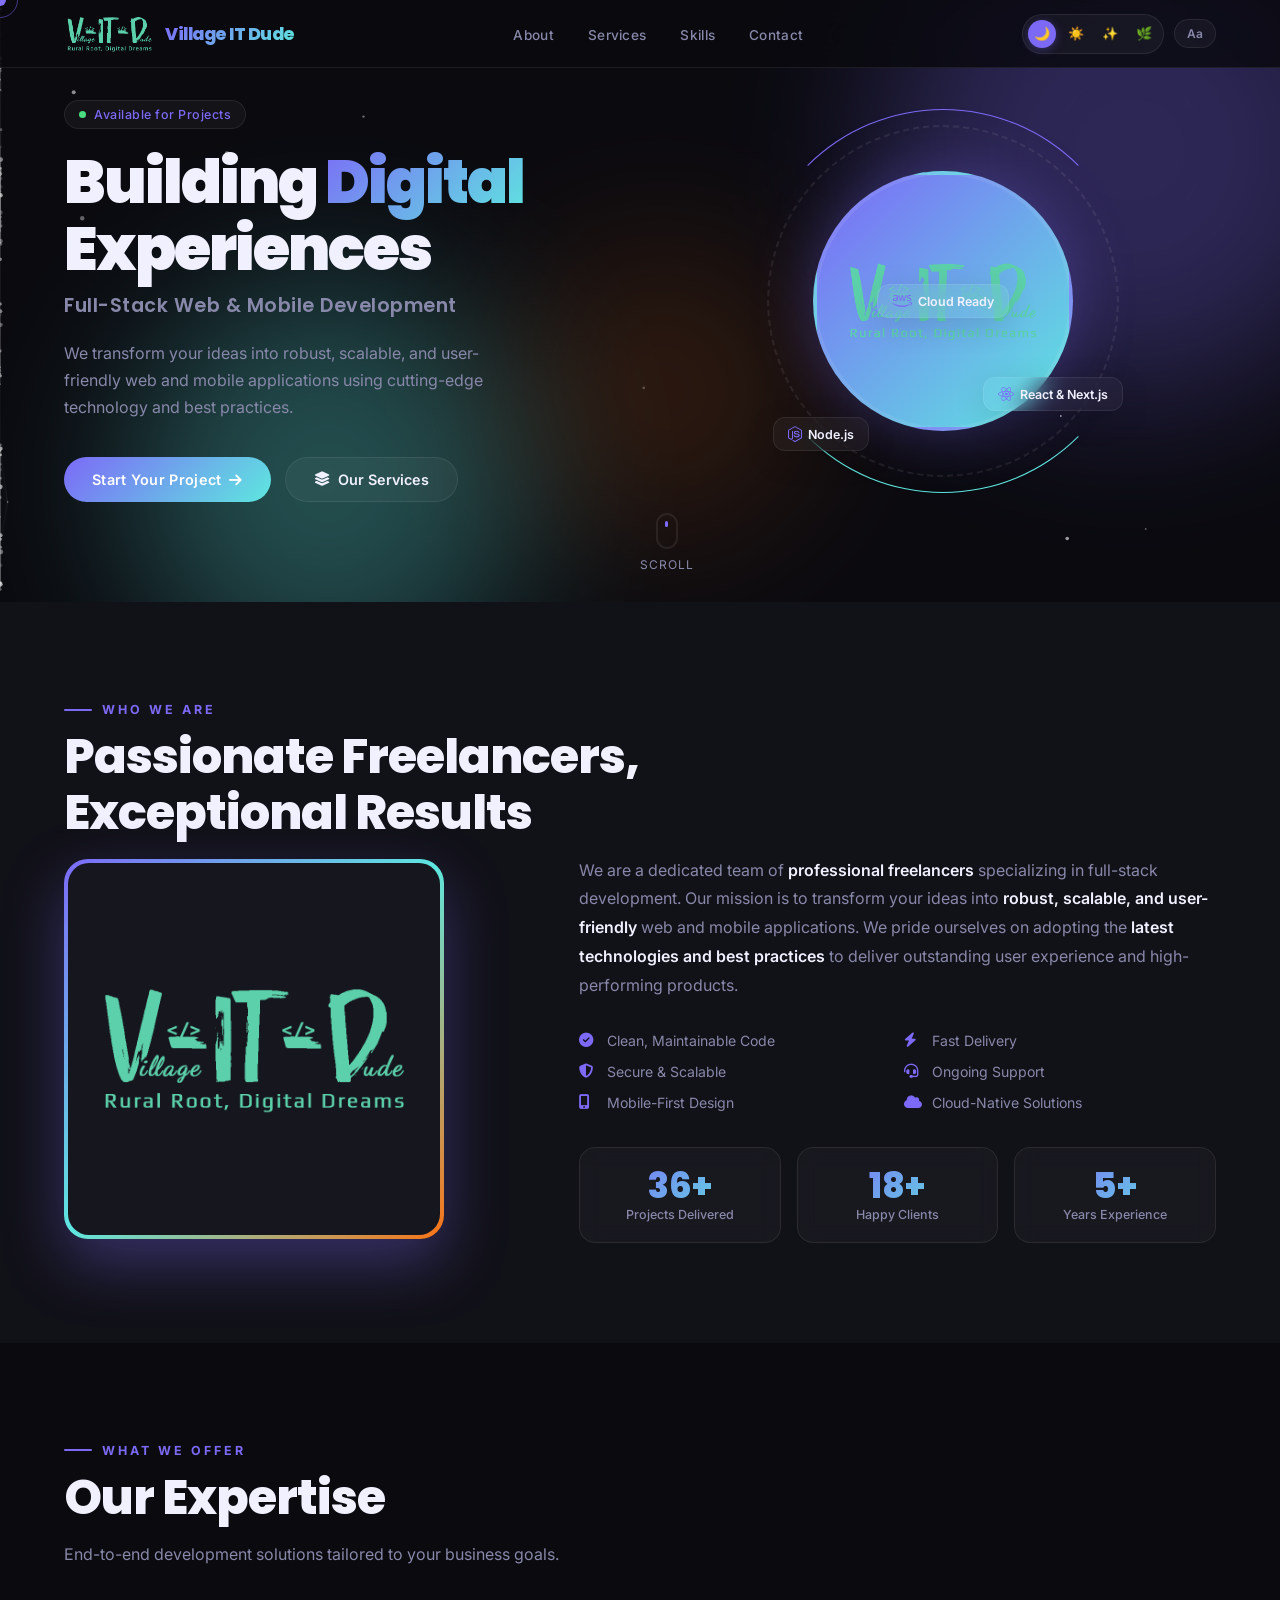
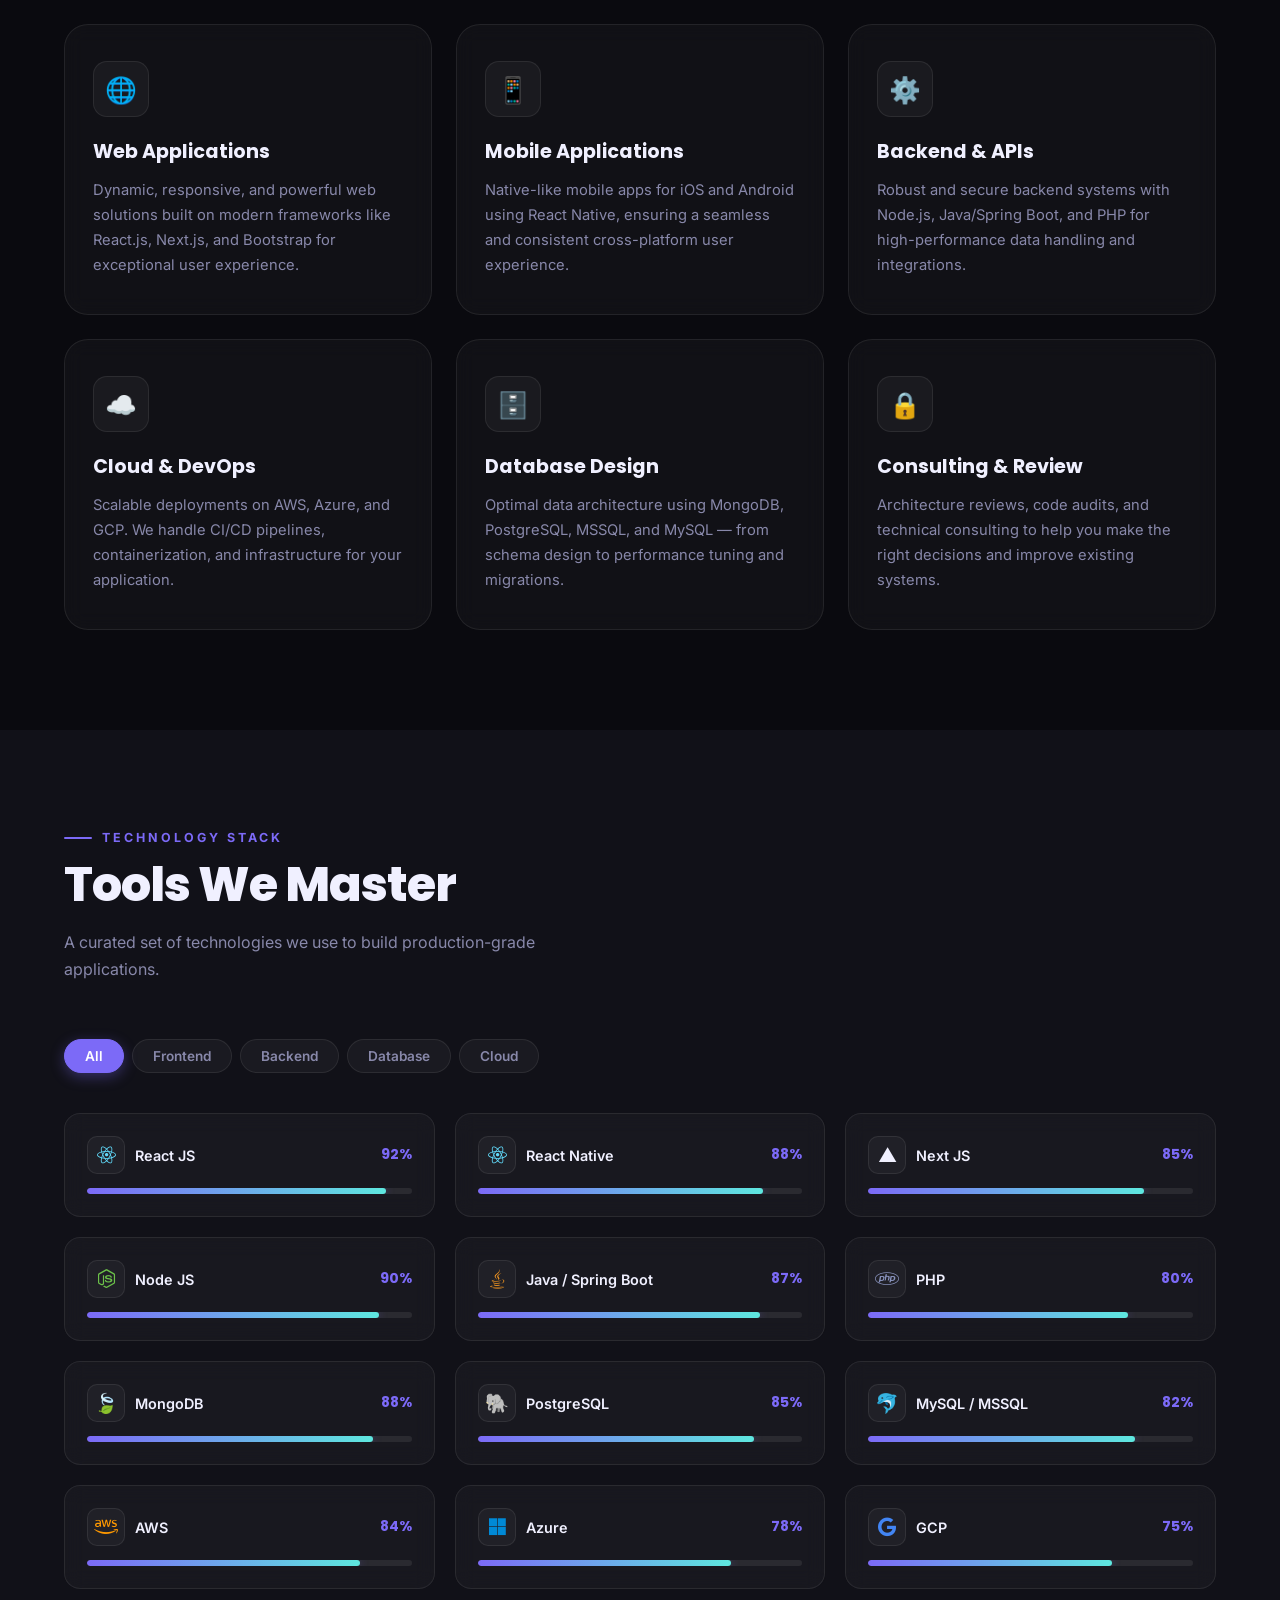
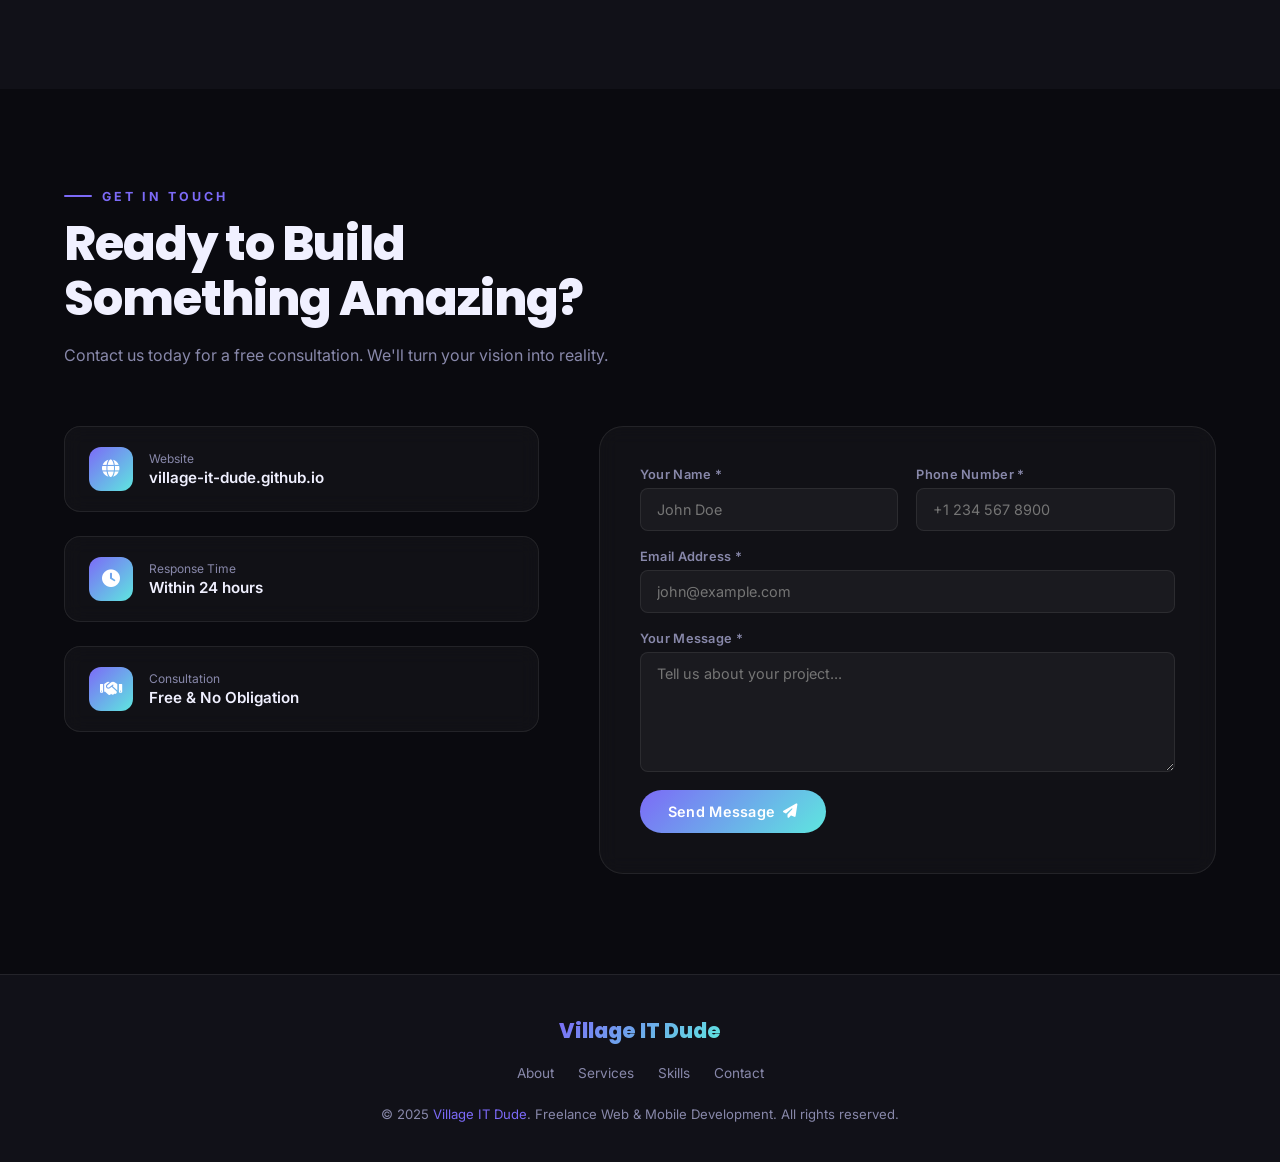
<file: index.html>
<!DOCTYPE html>
<html lang="en" data-theme="dark" data-font="poppins">

<head>
  <meta charset="UTF-8">
  <meta name="viewport" content="width=device-width, initial-scale=1.0">

  <!-- ============================================================
       PRIMARY SEO META TAGS
       ============================================================ -->
  <title>Village IT Dude | Full-Stack Web & Mobile App Development</title>
  <meta name="description" content="Village IT Dude — Full-stack freelance development team specializing in React, React Native, Node.js, Java Spring Boot, and cloud solutions. We build high-performance web and mobile applications tailored to your business needs.">
  <meta name="author" content="Village IT Dude">
  <meta name="keywords" content="Freelance Web Development, Mobile App Development, React Native, Node.js, Java Spring Boot, Full Stack Developer, React JS, Next JS, AWS, Azure, GCP, PostgreSQL, MongoDB, Custom API Development, Village IT Dude">
  <meta name="robots" content="index, follow, max-image-preview:large, max-snippet:-1, max-video-preview:-1">
  <link rel="canonical" href="https://village-it-dude.github.io/">

  <!-- ============================================================
       OPEN GRAPH (Facebook / LinkedIn / WhatsApp)
       ============================================================ -->
  <meta property="og:type" content="website">
  <meta property="og:site_name" content="Village IT Dude">
  <meta property="og:title" content="Village IT Dude | Full-Stack Web & Mobile App Development">
  <meta property="og:description" content="We transform your ideas into robust, scalable web and mobile applications. Expert in React, Node.js, Java Spring Boot, AWS and more. Let's build something amazing.">
  <meta property="og:url" content="https://village-it-dude.github.io/">
  <meta property="og:image" content="https://village-it-dude.github.io/assets/img/v-it-d-logo.png">
  <meta property="og:image:alt" content="Village IT Dude Logo">
  <meta property="og:image:width" content="1200">
  <meta property="og:image:height" content="630">
  <meta property="og:locale" content="en_US">

  <!-- ============================================================
       TWITTER / X CARD
       ============================================================ -->
  <meta name="twitter:card" content="summary_large_image">
  <meta name="twitter:title" content="Village IT Dude | Full-Stack Web & Mobile App Development">
  <meta name="twitter:description" content="We transform your ideas into robust, scalable web and mobile applications. Expert in React, Node.js, Java Spring Boot, AWS and more.">
  <meta name="twitter:image" content="https://village-it-dude.github.io/assets/img/v-it-d-logo.png">
  <meta name="twitter:image:alt" content="Village IT Dude Logo">

  <!-- ============================================================
       SCHEMA.ORG STRUCTURED DATA (JSON-LD)
       ============================================================ -->
  <script type="application/ld+json">
  {
    "@context": "https://schema.org",
    "@type": "ProfessionalService",
    "name": "Village IT Dude",
    "url": "https://village-it-dude.github.io/",
    "logo": "https://village-it-dude.github.io/assets/img/v-it-d-logo.png",
    "image": "https://village-it-dude.github.io/assets/img/v-it-d-logo.png",
    "description": "Full-stack freelance development team specializing in web and mobile application development using React, Node.js, Java Spring Boot, and cloud services.",
    "areaServed": "Worldwide",
    "serviceType": ["Web Development", "Mobile App Development", "Backend API Development", "Cloud Solutions"],
    "knowsAbout": ["React JS", "React Native", "Node.js", "Next.js", "Java", "Spring Boot", "PHP", "MongoDB", "PostgreSQL", "AWS", "Azure", "GCP"]
  }
  </script>

  <!-- ============================================================
       FAVICON & THEME
       ============================================================ -->
  <link rel="icon" type="image/png" href="https://village-it-dude.github.io/assets/img/favicon.png">
  <meta name="theme-color" content="#7c6af7">

  <!-- ============================================================
       FONTS & ICONS
       ============================================================ -->
  <link href="https://fonts.googleapis.com/css2?family=Poppins:wght@300;400;500;600;700;800;900&family=Montserrat:wght@400;600;700;800&family=Inter:wght@300;400;500;600&display=swap" rel="stylesheet">
  <link rel="stylesheet" href="https://cdnjs.cloudflare.com/ajax/libs/font-awesome/6.5.0/css/all.min.css">

  <style>
    /* ============================================================
       CSS VARIABLES & THEMES
       ============================================================ */
    :root {
      --transition: all 0.4s cubic-bezier(0.25, 0.8, 0.25, 1);
      --radius: 16px;
      --radius-sm: 8px;
      --radius-lg: 24px;
      --shadow: 0 8px 32px rgba(0,0,0,0.12);
      --shadow-lg: 0 20px 60px rgba(0,0,0,0.2);
      --font-head: 'Poppins', sans-serif;
      --font-body: 'Inter', sans-serif;
    }
    [data-font="montserrat"] {
      --font-head: 'Montserrat', sans-serif;
    }

    /* DARK THEME */
    [data-theme="dark"] {
      --bg: #0a0a0f;
      --bg2: #111118;
      --bg3: #16161f;
      --glass: rgba(255,255,255,0.04);
      --glass-border: rgba(255,255,255,0.08);
      --text: #f0f0ff;
      --text-muted: #8888aa;
      --accent: #7c6af7;
      --accent2: #5ee7df;
      --accent3: #f97316;
      --card-bg: rgba(255,255,255,0.03);
      --nav-bg: rgba(10,10,15,0.85);
      --glow: rgba(124,106,247,0.35);
      --progress-bg: rgba(255,255,255,0.08);
    }
    /* LIGHT THEME */
    [data-theme="light"] {
      --bg: #fafafa;
      --bg2: #f0f0f7;
      --bg3: #e8e8f0;
      --glass: rgba(255,255,255,0.7);
      --glass-border: rgba(200,200,220,0.5);
      --text: #1a1a2e;
      --text-muted: #666688;
      --accent: #5b4fcf;
      --accent2: #0ea5e9;
      --accent3: #e65c00;
      --card-bg: rgba(255,255,255,0.8);
      --nav-bg: rgba(250,250,255,0.88);
      --glow: rgba(91,79,207,0.2);
      --progress-bg: rgba(0,0,0,0.08);
    }
    /* GRADIENT THEME */
    [data-theme="gradient"] {
      --bg: #0d0621;
      --bg2: #130930;
      --bg3: #1a0d3d;
      --glass: rgba(120,80,255,0.08);
      --glass-border: rgba(140,100,255,0.2);
      --text: #eee8ff;
      --text-muted: #9980cc;
      --accent: #a855f7;
      --accent2: #22d3ee;
      --accent3: #f43f5e;
      --card-bg: rgba(120,60,255,0.07);
      --nav-bg: rgba(13,6,33,0.88);
      --glow: rgba(168,85,247,0.45);
      --progress-bg: rgba(168,85,247,0.15);
    }
    /* NATURE THEME */
    [data-theme="nature"] {
      --bg: #0f1a0f;
      --bg2: #141f14;
      --bg3: #1a2a1a;
      --glass: rgba(80,160,80,0.07);
      --glass-border: rgba(100,180,100,0.15);
      --text: #e8f5e8;
      --text-muted: #7aaa7a;
      --accent: #4ade80;
      --accent2: #86efac;
      --accent3: #fb923c;
      --card-bg: rgba(80,140,80,0.06);
      --nav-bg: rgba(15,26,15,0.88);
      --glow: rgba(74,222,128,0.3);
      --progress-bg: rgba(74,222,128,0.12);
    }

    /* ============================================================
       RESET & BASE
       ============================================================ */
    *, *::before, *::after { box-sizing: border-box; margin: 0; padding: 0; }
    html { scroll-behavior: smooth; }
    body {
      font-family: var(--font-body);
      background: var(--bg);
      color: var(--text);
      transition: background 0.5s ease, color 0.5s ease;
      overflow-x: hidden;
      cursor: none;
    }

    /* Custom Cursor */
    .cursor {
      position: fixed;
      width: 12px; height: 12px;
      background: var(--accent);
      border-radius: 50%;
      pointer-events: none;
      z-index: 99999;
      transform: translate(-50%,-50%);
      transition: transform 0.1s ease, width 0.3s, height 0.3s, background 0.3s;
      mix-blend-mode: screen;
    }
    .cursor-follower {
      position: fixed;
      width: 36px; height: 36px;
      border: 1.5px solid var(--accent);
      border-radius: 50%;
      pointer-events: none;
      z-index: 99998;
      transform: translate(-50%,-50%);
      transition: transform 0.18s ease, width 0.3s, height 0.3s, opacity 0.3s;
      opacity: 0.5;
    }
    .cursor.expanded { width: 24px; height: 24px; }
    .cursor-follower.expanded { width: 56px; height: 56px; opacity: 0.2; }

    /* Loading Screen */
    #loader {
      position: fixed; inset: 0;
      background: var(--bg);
      z-index: 99997;
      display: flex;
      flex-direction: column;
      align-items: center;
      justify-content: center;
      gap: 24px;
      transition: opacity 0.6s ease, visibility 0.6s;
    }
    #loader.hidden { opacity: 0; visibility: hidden; pointer-events: none; }
    .loader-logo {
      font-family: var(--font-head);
      font-size: 2.2rem;
      font-weight: 800;
      background: linear-gradient(135deg, var(--accent), var(--accent2));
      -webkit-background-clip: text;
      -webkit-text-fill-color: transparent;
      background-clip: text;
      letter-spacing: -1px;
    }
    .loader-bar-wrap {
      width: 200px; height: 3px;
      background: var(--progress-bg);
      border-radius: 2px;
      overflow: hidden;
    }
    .loader-bar {
      height: 100%;
      background: linear-gradient(90deg, var(--accent), var(--accent2));
      border-radius: 2px;
      animation: loadProgress 1.8s ease forwards;
    }
    @keyframes loadProgress { from { width: 0; } to { width: 100%; } }

    /* Scrollbar */
    ::-webkit-scrollbar { width: 6px; }
    ::-webkit-scrollbar-track { background: var(--bg2); }
    ::-webkit-scrollbar-thumb { background: var(--accent); border-radius: 3px; }

    /* ============================================================
       NAVBAR
       ============================================================ */
    #navbar {
      position: fixed;
      top: 0; left: 0; right: 0;
      z-index: 1000;
      background: var(--nav-bg);
      backdrop-filter: blur(20px) saturate(1.5);
      -webkit-backdrop-filter: blur(20px) saturate(1.5);
      border-bottom: 1px solid var(--glass-border);
      padding: 0 5%;
      height: 68px;
      display: flex;
      align-items: center;
      justify-content: space-between;
      transition: var(--transition);
    }
    #navbar.scrolled { box-shadow: 0 4px 30px rgba(0,0,0,0.15); }
    .nav-logo {
      display: flex;
      align-items: center;
      gap: 10px;
      text-decoration: none;
    }
    .nav-logo img { height: 38px; width: auto; }
    .nav-logo-text {
      font-family: var(--font-head);
      font-size: 1.1rem;
      font-weight: 800;
      background: linear-gradient(135deg, var(--accent), var(--accent2));
      -webkit-background-clip: text;
      -webkit-text-fill-color: transparent;
      background-clip: text;
      letter-spacing: -0.5px;
    }
    .nav-links {
      display: flex;
      gap: 6px;
      list-style: none;
      align-items: center;
    }
    .nav-links a {
      color: var(--text-muted);
      text-decoration: none;
      font-size: 0.85rem;
      font-weight: 500;
      padding: 7px 14px;
      border-radius: 30px;
      transition: var(--transition);
      letter-spacing: 0.3px;
    }
    .nav-links a:hover, .nav-links a.active {
      color: var(--accent);
      background: var(--glass);
    }
    .nav-controls { display: flex; align-items: center; gap: 10px; }

    /* Theme switcher */
    .theme-switcher {
      display: flex;
      gap: 6px;
      background: var(--glass);
      padding: 5px;
      border-radius: 30px;
      border: 1px solid var(--glass-border);
    }
    .theme-btn {
      width: 28px; height: 28px;
      border-radius: 50%;
      border: none;
      cursor: pointer;
      font-size: 13px;
      display: flex; align-items: center; justify-content: center;
      transition: var(--transition);
      background: transparent;
      color: var(--text-muted);
    }
    .theme-btn.active { background: var(--accent); color: #fff; box-shadow: 0 2px 10px var(--glow); }
    .theme-btn:hover { transform: scale(1.15); }
    .font-toggle {
      background: var(--glass);
      border: 1px solid var(--glass-border);
      color: var(--text-muted);
      padding: 6px 12px;
      border-radius: 20px;
      cursor: pointer;
      font-size: 0.75rem;
      font-weight: 600;
      font-family: var(--font-body);
      transition: var(--transition);
    }
    .font-toggle:hover { color: var(--accent); border-color: var(--accent); }
    .hamburger { display: none; flex-direction: column; gap: 5px; cursor: pointer; padding: 4px; }
    .hamburger span { width: 22px; height: 2px; background: var(--text); border-radius: 2px; transition: var(--transition); }

    /* Mobile Menu */
    .mobile-menu {
      display: none;
      position: fixed; inset: 0;
      background: var(--bg);
      z-index: 9000;
      flex-direction: column;
      align-items: center;
      justify-content: center;
      gap: 32px;
    }
    .mobile-menu.open { display: flex; }
    .mobile-close {
      position: absolute; top: 20px; right: 24px;
      background: none; border: none; color: var(--text);
      font-size: 1.5rem; cursor: pointer;
    }
    .mobile-menu a {
      font-family: var(--font-head);
      font-size: 2rem;
      font-weight: 700;
      color: var(--text);
      text-decoration: none;
      transition: var(--transition);
    }
    .mobile-menu a:hover { color: var(--accent); }
    .mobile-theme-row {
      display: flex; gap: 10px; flex-wrap: wrap; justify-content: center;
    }

    /* Back to top */
    #back-top {
      position: fixed; bottom: 32px; right: 32px;
      width: 44px; height: 44px;
      background: var(--accent);
      border-radius: 50%;
      display: flex; align-items: center; justify-content: center;
      color: #fff; font-size: 1rem;
      cursor: pointer; border: none;
      box-shadow: 0 4px 16px var(--glow);
      transition: var(--transition);
      opacity: 0; visibility: hidden; z-index: 500;
    }
    #back-top.visible { opacity: 1; visibility: visible; }
    #back-top:hover { transform: translateY(-4px); }

    /* ============================================================
       HERO
       ============================================================ */
    #hero {
      min-height: 100vh;
      display: flex;
      align-items: center;
      position: relative;
      overflow: hidden;
      padding: 100px 5% 60px;
    }
    .hero-bg { position: absolute; inset: 0; background: var(--bg); overflow: hidden; }
    .hero-orb {
      position: absolute;
      border-radius: 50%;
      filter: blur(80px);
      opacity: 0.3;
      animation: orbFloat 8s ease-in-out infinite;
    }
    .hero-orb:nth-child(1) { width: 500px; height: 500px; background: var(--accent); top: -100px; right: -100px; }
    .hero-orb:nth-child(2) { width: 400px; height: 400px; background: var(--accent2); bottom: -80px; left: 10%; animation-delay: -3s; }
    .hero-orb:nth-child(3) { width: 300px; height: 300px; background: var(--accent3); top: 40%; left: 40%; animation-delay: -6s; opacity: 0.15; }
    @keyframes orbFloat {
      0%, 100% { transform: translate(0,0) scale(1); }
      33% { transform: translate(20px,-30px) scale(1.05); }
      66% { transform: translate(-15px,20px) scale(0.95); }
    }
    #particles { position: absolute; inset: 0; pointer-events: none; }

    .hero-content {
      display: grid;
      grid-template-columns: 1fr 1fr;
      gap: 60px;
      align-items: center;
      position: relative; z-index: 2;
      width: 100%; max-width: 1200px; margin: 0 auto;
    }
    .hero-text { animation: slideInLeft 0.9s ease both; }
    @keyframes slideInLeft { from { opacity: 0; transform: translateX(-50px); } to { opacity: 1; transform: translateX(0); } }

    .hero-badge {
      display: inline-flex;
      align-items: center; gap: 8px;
      background: var(--glass); border: 1px solid var(--glass-border);
      padding: 6px 14px; border-radius: 30px;
      font-size: 0.78rem; font-weight: 500; color: var(--accent);
      margin-bottom: 20px; backdrop-filter: blur(10px); letter-spacing: 0.5px;
    }
    .hero-badge .dot {
      width: 7px; height: 7px; background: #4ade80;
      border-radius: 50%; animation: pulse 2s infinite;
    }
    @keyframes pulse {
      0%, 100% { box-shadow: 0 0 0 0 rgba(74,222,128,0.5); }
      50% { box-shadow: 0 0 0 6px rgba(74,222,128,0); }
    }
    .hero-name {
      font-family: var(--font-head);
      font-size: clamp(2.4rem, 5vw, 3.8rem);
      font-weight: 900; line-height: 1.1;
      letter-spacing: -2px; margin-bottom: 8px;
    }
    .hero-name .grad {
      background: linear-gradient(135deg, var(--accent), var(--accent2));
      -webkit-background-clip: text; -webkit-text-fill-color: transparent; background-clip: text;
    }
    .hero-title {
      font-family: var(--font-head);
      font-size: clamp(1rem, 2vw, 1.2rem);
      font-weight: 600; color: var(--text-muted);
      margin-bottom: 20px; letter-spacing: 0.5px;
    }
    .hero-tagline {
      font-size: 1rem; color: var(--text-muted);
      line-height: 1.7; max-width: 440px; margin-bottom: 36px;
    }
    .hero-btns { display: flex; gap: 14px; flex-wrap: wrap; }

    .btn-primary {
      display: inline-flex; align-items: center; gap: 8px;
      background: linear-gradient(135deg, var(--accent), var(--accent2));
      color: #fff; padding: 13px 28px; border-radius: 30px;
      text-decoration: none; font-weight: 600; font-size: 0.9rem;
      font-family: var(--font-body); transition: var(--transition);
      border: none; cursor: pointer; position: relative; overflow: hidden; letter-spacing: 0.3px;
    }
    .btn-primary::before {
      content: ''; position: absolute; inset: 0;
      background: linear-gradient(135deg, var(--accent2), var(--accent));
      opacity: 0; transition: opacity 0.3s;
    }
    .btn-primary:hover { transform: translateY(-3px); box-shadow: 0 12px 30px var(--glow); }
    .btn-primary:hover::before { opacity: 1; }
    .btn-primary span, .btn-primary i { position: relative; z-index: 1; }

    .btn-secondary {
      display: inline-flex; align-items: center; gap: 8px;
      background: var(--glass); color: var(--text);
      padding: 13px 28px; border-radius: 30px;
      text-decoration: none; font-weight: 600; font-size: 0.9rem;
      font-family: var(--font-body);
      border: 1px solid var(--glass-border); cursor: pointer;
      transition: var(--transition); backdrop-filter: blur(10px);
    }
    .btn-secondary:hover { transform: translateY(-3px); border-color: var(--accent); color: var(--accent); }

    /* Hero visual (logo display) */
    .hero-visual {
      display: flex; justify-content: center; align-items: center;
      animation: slideInRight 0.9s ease both;
    }
    @keyframes slideInRight { from { opacity: 0; transform: translateX(50px); } to { opacity: 1; transform: translateX(0); } }
    .hero-logo-wrap {
      position: relative; width: 320px; height: 320px;
      display: flex; align-items: center; justify-content: center;
    }
    .hero-ring {
      position: absolute; inset: -16px; border-radius: 50%;
      border: 2px dashed var(--glass-border);
      animation: ringRotate 20s linear infinite;
    }
    .hero-ring-2 {
      position: absolute; inset: -32px; border-radius: 50%;
      border: 1px solid transparent;
      border-top-color: var(--accent); border-bottom-color: var(--accent2);
      animation: ringRotate 10s linear infinite reverse;
    }
    @keyframes ringRotate { from { transform: rotate(0deg); } to { transform: rotate(360deg); } }
    .hero-logo-circle {
      width: 260px; height: 260px; border-radius: 50%;
      background: linear-gradient(135deg, var(--accent), var(--accent2));
      display: flex; align-items: center; justify-content: center;
      border: 4px solid var(--glass-border);
      box-shadow: 0 0 60px var(--glow);
      animation: avatarFloat 6s ease-in-out infinite;
      overflow: hidden;
    }
    .hero-logo-circle img { width: 80%; height: 80%; object-fit: contain; }
    @keyframes avatarFloat {
      0%, 100% { transform: translateY(0); }
      50% { transform: translateY(-12px); }
    }
    .floating-badge {
      position: absolute;
      background: var(--glass); backdrop-filter: blur(12px);
      border: 1px solid var(--glass-border); border-radius: 12px;
      padding: 8px 14px; font-size: 0.78rem; font-weight: 600;
      color: var(--text); display: flex; align-items: center; gap: 6px;
      white-space: nowrap; box-shadow: var(--shadow);
      animation: badgeFloat 4s ease-in-out infinite;
    }
    .floating-badge i { color: var(--accent); font-size: 1rem; }
    .floating-badge:nth-child(3) { top: 10px; right: -10px; }
    .floating-badge:nth-child(4) { bottom: 50px; right: -20px; animation-delay: -1.5s; }
    .floating-badge:nth-child(5) { bottom: 10px; left: -10px; animation-delay: -3s; }
    @keyframes badgeFloat {
      0%, 100% { transform: translateY(0); }
      50% { transform: translateY(-8px); }
    }
    .hero-scroll {
      position: absolute; bottom: 30px; left: 50%; transform: translateX(-50%);
      display: flex; flex-direction: column; align-items: center; gap: 8px;
      color: var(--text-muted); font-size: 0.75rem; letter-spacing: 1px;
      text-transform: uppercase; animation: fadeInUp 1s ease 1.5s both; z-index: 2;
    }
    .scroll-mouse {
      width: 22px; height: 36px;
      border: 2px solid var(--glass-border); border-radius: 11px;
      display: flex; justify-content: center; padding-top: 6px;
    }
    .scroll-wheel {
      width: 3px; height: 6px; background: var(--accent); border-radius: 2px;
      animation: scrollDown 1.5s ease infinite;
    }
    @keyframes scrollDown {
      0% { transform: translateY(0); opacity: 1; }
      100% { transform: translateY(10px); opacity: 0; }
    }

    /* ============================================================
       SECTIONS BASE
       ============================================================ */
    section { padding: 100px 5%; position: relative; }
    section:nth-child(even) { background: var(--bg2); }
    section:nth-child(odd) { background: var(--bg); }
    .section-inner { max-width: 1200px; margin: 0 auto; }
    .section-label {
      font-size: 0.78rem; font-weight: 700; letter-spacing: 3px;
      text-transform: uppercase; color: var(--accent);
      margin-bottom: 12px; display: flex; align-items: center; gap: 10px;
    }
    .section-label::before {
      content: ''; width: 28px; height: 2px;
      background: var(--accent); border-radius: 2px;
    }
    .section-title {
      font-family: var(--font-head);
      font-size: clamp(2rem, 4vw, 3rem);
      font-weight: 800; line-height: 1.15;
      letter-spacing: -1px; margin-bottom: 16px;
    }
    .section-subtitle {
      color: var(--text-muted); font-size: 1rem; line-height: 1.7;
      max-width: 560px; margin-bottom: 56px;
    }

    /* Scroll Reveal */
    .reveal { opacity: 0; transform: translateY(30px); transition: opacity 0.7s ease, transform 0.7s ease; }
    .reveal.visible { opacity: 1; transform: translateY(0); }

    /* ============================================================
       ABOUT
       ============================================================ */
    .about-grid {
      display: grid;
      grid-template-columns: 1fr 1.4fr;
      gap: 60px; align-items: center;
    }
    .about-photo-bg {
      width: 100%; max-width: 380px;
      aspect-ratio: 1/1; border-radius: var(--radius-lg);
      background: linear-gradient(135deg, var(--accent), var(--accent2), var(--accent3));
      position: relative; overflow: hidden;
      box-shadow: 0 24px 60px var(--glow);
    }
    .about-photo-inner {
      position: absolute; inset: 4px;
      background: var(--bg3); border-radius: calc(var(--radius-lg) - 3px);
      display: flex; align-items: center; justify-content: center;
      overflow: hidden;
    }
    .about-photo-inner img { width: 100%; height: 100%; object-fit: contain; padding: 24px; }
    .about-bio {
      font-size: 1rem; color: var(--text-muted);
      line-height: 1.8; margin-bottom: 32px;
    }
    .about-bio strong { color: var(--text); font-weight: 600; }
    .about-highlights {
      display: grid; grid-template-columns: 1fr 1fr;
      gap: 14px; margin-bottom: 36px;
    }
    .highlight-item {
      display: flex; align-items: center; gap: 10px;
      font-size: 0.88rem; color: var(--text-muted);
    }
    .highlight-item i { color: var(--accent); font-size: 0.9rem; width: 18px; flex-shrink: 0; }
    .counters {
      display: grid; grid-template-columns: repeat(3,1fr);
      gap: 16px; margin-top: 36px;
    }
    .counter-card {
      background: var(--card-bg); border: 1px solid var(--glass-border);
      border-radius: var(--radius); padding: 20px; text-align: center;
      backdrop-filter: blur(10px); transition: var(--transition);
    }
    .counter-card:hover { transform: translateY(-4px); border-color: var(--accent); box-shadow: 0 12px 30px var(--glow); }
    .counter-num {
      font-family: var(--font-head); font-size: 2.2rem; font-weight: 800;
      background: linear-gradient(135deg, var(--accent), var(--accent2));
      -webkit-background-clip: text; -webkit-text-fill-color: transparent; background-clip: text;
      line-height: 1; margin-bottom: 4px;
    }
    .counter-label { font-size: 0.78rem; color: var(--text-muted); font-weight: 500; }

    /* ============================================================
       SERVICES
       ============================================================ */
    .services-grid {
      display: grid;
      grid-template-columns: repeat(auto-fill, minmax(280px, 1fr));
      gap: 24px;
    }
    .service-card {
      background: var(--card-bg); border: 1px solid var(--glass-border);
      border-radius: var(--radius-lg); padding: 36px 28px;
      backdrop-filter: blur(10px); transition: var(--transition);
      position: relative; overflow: hidden;
    }
    .service-card::before {
      content: ''; position: absolute; top: 0; left: 0; right: 0; height: 3px;
      background: linear-gradient(90deg, var(--accent), var(--accent2));
      transform: scaleX(0); transform-origin: left; transition: transform 0.4s ease;
    }
    .service-card:hover { transform: translateY(-8px); border-color: var(--accent); box-shadow: 0 20px 50px var(--glow); }
    .service-card:hover::before { transform: scaleX(1); }
    .service-icon {
      width: 56px; height: 56px; border-radius: 14px;
      background: var(--glass); border: 1px solid var(--glass-border);
      display: flex; align-items: center; justify-content: center;
      font-size: 1.6rem; margin-bottom: 20px; transition: var(--transition);
    }
    .service-card:hover .service-icon {
      background: linear-gradient(135deg, var(--accent), var(--accent2));
      border-color: transparent; box-shadow: 0 8px 20px var(--glow);
    }
    .service-card h3 {
      font-family: var(--font-head); font-size: 1.2rem;
      font-weight: 700; margin-bottom: 12px;
    }
    .service-card p { color: var(--text-muted); font-size: 0.92rem; line-height: 1.7; }

    /* ============================================================
       SKILLS
       ============================================================ */
    .skills-tabs {
      display: flex; gap: 8px; margin-bottom: 40px; flex-wrap: wrap;
    }
    .skill-tab {
      padding: 8px 20px; border-radius: 30px;
      border: 1px solid var(--glass-border); background: var(--glass);
      color: var(--text-muted); cursor: pointer; font-size: 0.85rem;
      font-weight: 600; font-family: var(--font-body); transition: var(--transition);
    }
    .skill-tab.active, .skill-tab:hover {
      background: var(--accent); color: #fff;
      border-color: var(--accent); box-shadow: 0 4px 14px var(--glow);
    }
    .skills-grid {
      display: grid;
      grid-template-columns: repeat(auto-fill, minmax(280px, 1fr));
      gap: 20px;
    }
    .skill-card {
      background: var(--card-bg); border: 1px solid var(--glass-border);
      border-radius: var(--radius); padding: 22px;
      backdrop-filter: blur(10px); transition: var(--transition);
    }
    .skill-card:hover {
      transform: translateY(-6px) scale(1.01);
      border-color: var(--accent); box-shadow: 0 16px 40px var(--glow);
    }
    .skill-top {
      display: flex; align-items: center;
      justify-content: space-between; margin-bottom: 14px;
    }
    .skill-name-wrap { display: flex; align-items: center; gap: 10px; }
    .skill-icon {
      width: 38px; height: 38px; border-radius: 10px;
      background: var(--glass); border: 1px solid var(--glass-border);
      display: flex; align-items: center; justify-content: center;
      font-size: 1.2rem; transition: var(--transition);
    }
    .skill-card:hover .skill-icon {
      background: var(--accent); box-shadow: 0 4px 14px var(--glow); transform: scale(1.1);
    }
    .skill-name { font-weight: 600; font-size: 0.9rem; }
    .skill-pct { font-size: 0.88rem; font-weight: 700; color: var(--accent); font-family: var(--font-head); }
    .skill-bar-bg {
      height: 6px; background: var(--progress-bg);
      border-radius: 3px; overflow: hidden;
    }
    .skill-bar {
      height: 100%; border-radius: 3px;
      background: linear-gradient(90deg, var(--accent), var(--accent2));
      width: 0; transition: width 1.2s cubic-bezier(0.25, 0.8, 0.25, 1);
      box-shadow: 0 0 10px var(--glow);
    }

    /* ============================================================
       CONTACT
       ============================================================ */
    .contact-grid {
      display: grid; grid-template-columns: 1fr 1.3fr;
      gap: 60px; align-items: start;
    }
    .contact-info-block { display: flex; flex-direction: column; gap: 24px; }
    .contact-info-card {
      background: var(--card-bg); border: 1px solid var(--glass-border);
      border-radius: var(--radius); padding: 20px 24px;
      display: flex; align-items: center; gap: 16px;
      backdrop-filter: blur(10px); transition: var(--transition);
    }
    .contact-info-card:hover { border-color: var(--accent); transform: translateX(6px); }
    .contact-info-icon {
      width: 44px; height: 44px; border-radius: 12px;
      background: linear-gradient(135deg, var(--accent), var(--accent2));
      display: flex; align-items: center; justify-content: center;
      font-size: 1.1rem; color: #fff; flex-shrink: 0;
    }
    .contact-info-label { font-size: 0.75rem; color: var(--text-muted); margin-bottom: 2px; }
    .contact-info-val { font-weight: 600; font-size: 0.95rem; }

    /* Form */
    .contact-form-card {
      background: var(--card-bg); border: 1px solid var(--glass-border);
      border-radius: var(--radius-lg); padding: 40px;
      backdrop-filter: blur(10px);
    }
    .contact-form { display: flex; flex-direction: column; gap: 18px; }
    .form-row { display: grid; grid-template-columns: 1fr 1fr; gap: 18px; }
    .form-group { display: flex; flex-direction: column; gap: 6px; }
    .form-group label {
      font-size: 0.8rem; font-weight: 600;
      color: var(--text-muted); letter-spacing: 0.3px;
    }
    .form-group input,
    .form-group textarea {
      background: var(--glass); border: 1px solid var(--glass-border);
      border-radius: var(--radius-sm); padding: 12px 16px;
      color: var(--text); font-family: var(--font-body); font-size: 0.9rem;
      transition: var(--transition); outline: none; width: 100%;
    }
    .form-group input:focus,
    .form-group textarea:focus {
      border-color: var(--accent); box-shadow: 0 0 0 3px var(--glow);
      background: var(--card-bg);
    }
    .form-group textarea { resize: vertical; min-height: 120px; }
    .form-success {
      display: none; padding: 14px 20px;
      background: rgba(74,222,128,0.12); border: 1px solid rgba(74,222,128,0.3);
      border-radius: var(--radius-sm); color: #4ade80;
      font-weight: 600; font-size: 0.9rem; text-align: center;
    }
    .form-success.show { display: block; }

    /* ============================================================
       FOOTER
       ============================================================ */
    footer {
      background: var(--bg2); border-top: 1px solid var(--glass-border);
      padding: 40px 5%; text-align: center;
    }
    .footer-inner { max-width: 1200px; margin: 0 auto; }
    .footer-logo {
      font-family: var(--font-head); font-size: 1.3rem; font-weight: 800;
      background: linear-gradient(135deg, var(--accent), var(--accent2));
      -webkit-background-clip: text; -webkit-text-fill-color: transparent;
      background-clip: text; margin-bottom: 16px; display: inline-block;
    }
    .footer-nav {
      display: flex; justify-content: center; gap: 24px; flex-wrap: wrap;
      margin-bottom: 24px; list-style: none;
    }
    .footer-nav a {
      color: var(--text-muted); text-decoration: none; font-size: 0.85rem;
      transition: var(--transition);
    }
    .footer-nav a:hover { color: var(--accent); }
    .footer-copy { color: var(--text-muted); font-size: 0.82rem; }
    .footer-copy a { color: var(--accent); text-decoration: none; }

    /* ============================================================
       RESPONSIVE
       ============================================================ */
    @media (max-width: 900px) {
      .hero-content, .about-grid, .contact-grid { grid-template-columns: 1fr; }
      .hero-visual { display: none; }
      .about-photo-bg { max-width: 280px; }
      .nav-links, .nav-controls .theme-switcher, .font-toggle { display: none; }
      .hamburger { display: flex; }
      .form-row { grid-template-columns: 1fr; }
    }
    @media (max-width: 540px) {
      section { padding: 70px 5%; }
      .counters { grid-template-columns: 1fr 1fr; }
      .about-highlights { grid-template-columns: 1fr; }
    }

    /* Animations */
    @keyframes fadeInUp { from { opacity: 0; transform: translateY(20px); } to { opacity: 1; transform: translateY(0); } }
    @keyframes fadeIn { from { opacity: 0; } to { opacity: 1; } }
  </style>
</head>

<body>

  <!-- Custom Cursor -->
  <div class="cursor" id="cursor"></div>
  <div class="cursor-follower" id="cursorFollower"></div>

  <!-- Loader -->
  <div id="loader">
    <div class="loader-logo">Village IT Dude</div>
    <div class="loader-bar-wrap"><div class="loader-bar"></div></div>
  </div>

  <!-- Back to top -->
  <button id="back-top" aria-label="Back to top"><i class="fas fa-chevron-up"></i></button>

  <!-- Mobile Menu -->
  <div class="mobile-menu" id="mobileMenu" role="dialog" aria-label="Navigation">
    <button class="mobile-close" id="mobileClose" aria-label="Close menu"><i class="fas fa-times"></i></button>
    <a href="#about" onclick="closeMobile()">About</a>
    <a href="#services" onclick="closeMobile()">Services</a>
    <a href="#skills" onclick="closeMobile()">Skills</a>
    <a href="#contact" onclick="closeMobile()">Contact</a>
    <div class="mobile-theme-row">
      <button class="theme-btn" data-theme="dark" title="Dark">🌙</button>
      <button class="theme-btn" data-theme="light" title="Light">☀️</button>
      <button class="theme-btn" data-theme="gradient" title="Gradient">✨</button>
      <button class="theme-btn" data-theme="nature" title="Nature">🌿</button>
    </div>
  </div>

  <!-- Navbar -->
  <nav id="navbar" role="navigation" aria-label="Main navigation">
    <a href="#home" class="nav-logo">
      <img src="https://village-it-dude.github.io/assets/img/v-it-dude-logo.png" alt="Village IT Dude Logo">
      <span class="nav-logo-text">Village IT Dude</span>
    </a>
    <ul class="nav-links">
      <li><a href="#about">About</a></li>
      <li><a href="#services">Services</a></li>
      <li><a href="#skills">Skills</a></li>
      <li><a href="#contact">Contact</a></li>
    </ul>
    <div class="nav-controls">
      <div class="theme-switcher" role="group" aria-label="Theme switcher">
        <button class="theme-btn active" data-theme="dark" title="Dark theme">🌙</button>
        <button class="theme-btn" data-theme="light" title="Light theme">☀️</button>
        <button class="theme-btn" data-theme="gradient" title="Gradient theme">✨</button>
        <button class="theme-btn" data-theme="nature" title="Nature theme">🌿</button>
      </div>
      <button class="font-toggle" id="fontToggle" aria-label="Toggle font">Aa</button>
      <div class="hamburger" id="hamburger" aria-label="Open menu" role="button" tabindex="0">
        <span></span><span></span><span></span>
      </div>
    </div>
  </nav>

  <!-- ============================================================
       HERO
       ============================================================ -->
  <section id="home" aria-label="Hero">
    <div class="hero-bg">
      <div class="hero-orb"></div>
      <div class="hero-orb"></div>
      <div class="hero-orb"></div>
    </div>
    <canvas id="particles"></canvas>

    <div class="hero-content">
      <div class="hero-text">
        <div class="hero-badge">
          <span class="dot"></span>
          Available for Projects
        </div>
        <h1 class="hero-name">
          Building <span class="grad">Digital</span><br>Experiences
        </h1>
        <p class="hero-title">Full-Stack Web & Mobile Development</p>
        <p class="hero-tagline">
          We transform your ideas into robust, scalable, and user-friendly web and mobile applications using cutting-edge technology and best practices.
        </p>
        <div class="hero-btns">
          <a href="#contact" class="btn-primary">
            <span>Start Your Project</span>
            <i class="fas fa-arrow-right"></i>
          </a>
          <a href="#services" class="btn-secondary">
            <i class="fas fa-layer-group"></i>
            <span>Our Services</span>
          </a>
        </div>
      </div>

      <div class="hero-visual">
        <div class="hero-logo-wrap">
          <div class="hero-ring"></div>
          <div class="hero-ring-2"></div>
          <div class="hero-logo-circle">
            <img src="https://village-it-dude.github.io/assets/img/v-it-dude-logo.png" alt="Village IT Dude" onerror="this.style.display='none';this.parentElement.innerHTML='<i class=\'fas fa-laptop-code\' style=\'font-size:5rem;color:rgba(255,255,255,0.8)\'></i>'">
          </div>
          <div class="floating-badge"><i class="fab fa-react"></i> React & Next.js</div>
          <div class="floating-badge"><i class="fab fa-node-js"></i> Node.js</div>
          <div class="floating-badge"><i class="fab fa-aws"></i> Cloud Ready</div>
        </div>
      </div>
    </div>

    <div class="hero-scroll">
      <div class="scroll-mouse"><div class="scroll-wheel"></div></div>
      <span>Scroll</span>
    </div>
  </section>

  <!-- ============================================================
       ABOUT
       ============================================================ -->
  <section id="about" aria-labelledby="about-title">
    <div class="section-inner">
      <p class="section-label reveal">Who We Are</p>
      <h2 class="section-title reveal" id="about-title">Passionate Freelancers,<br>Exceptional Results</h2>

      <div class="about-grid">
        <div class="about-photo-wrap reveal">
          <div class="about-photo-bg">
            <div class="about-photo-inner">
              <img src="https://village-it-dude.github.io/assets/img/v-it-d-logo.png" alt="Village IT Dude Team">
            </div>
          </div>
        </div>
        <div class="reveal">
          <p class="about-bio">
            We are a dedicated team of <strong>professional freelancers</strong> specializing in full-stack development. Our mission is to transform your ideas into <strong>robust, scalable, and user-friendly</strong> web and mobile applications. We pride ourselves on adopting the <strong>latest technologies and best practices</strong> to deliver outstanding user experience and high-performing products.
          </p>
          <div class="about-highlights">
            <div class="highlight-item"><i class="fas fa-check-circle"></i> Clean, Maintainable Code</div>
            <div class="highlight-item"><i class="fas fa-bolt"></i> Fast Delivery</div>
            <div class="highlight-item"><i class="fas fa-shield-alt"></i> Secure & Scalable</div>
            <div class="highlight-item"><i class="fas fa-headset"></i> Ongoing Support</div>
            <div class="highlight-item"><i class="fas fa-mobile-alt"></i> Mobile-First Design</div>
            <div class="highlight-item"><i class="fas fa-cloud"></i> Cloud-Native Solutions</div>
          </div>
          <div class="counters">
            <div class="counter-card">
              <div class="counter-num" data-target="50">0+</div>
              <div class="counter-label">Projects Delivered</div>
            </div>
            <div class="counter-card">
              <div class="counter-num" data-target="30">0+</div>
              <div class="counter-label">Happy Clients</div>
            </div>
            <div class="counter-card">
              <div class="counter-num" data-target="5">0+</div>
              <div class="counter-label">Years Experience</div>
            </div>
          </div>
        </div>
      </div>
    </div>
  </section>

  <!-- ============================================================
       SERVICES
       ============================================================ -->
  <section id="services" aria-labelledby="services-title">
    <div class="section-inner">
      <p class="section-label reveal">What We Offer</p>
      <h2 class="section-title reveal" id="services-title">Our Expertise</h2>
      <p class="section-subtitle reveal">End-to-end development solutions tailored to your business goals.</p>

      <div class="services-grid">
        <div class="service-card reveal">
          <div class="service-icon">🌐</div>
          <h3>Web Applications</h3>
          <p>Dynamic, responsive, and powerful web solutions built on modern frameworks like React.js, Next.js, and Bootstrap for exceptional user experience.</p>
        </div>
        <div class="service-card reveal">
          <div class="service-icon">📱</div>
          <h3>Mobile Applications</h3>
          <p>Native-like mobile apps for iOS and Android using React Native, ensuring a seamless and consistent cross-platform user experience.</p>
        </div>
        <div class="service-card reveal">
          <div class="service-icon">⚙️</div>
          <h3>Backend & APIs</h3>
          <p>Robust and secure backend systems with Node.js, Java/Spring Boot, and PHP for high-performance data handling and integrations.</p>
        </div>
        <div class="service-card reveal">
          <div class="service-icon">☁️</div>
          <h3>Cloud & DevOps</h3>
          <p>Scalable deployments on AWS, Azure, and GCP. We handle CI/CD pipelines, containerization, and infrastructure for your application.</p>
        </div>
        <div class="service-card reveal">
          <div class="service-icon">🗄️</div>
          <h3>Database Design</h3>
          <p>Optimal data architecture using MongoDB, PostgreSQL, MSSQL, and MySQL — from schema design to performance tuning and migrations.</p>
        </div>
        <div class="service-card reveal">
          <div class="service-icon">🔒</div>
          <h3>Consulting & Review</h3>
          <p>Architecture reviews, code audits, and technical consulting to help you make the right decisions and improve existing systems.</p>
        </div>
      </div>
    </div>
  </section>

  <!-- ============================================================
       SKILLS
       ============================================================ -->
  <section id="skills" aria-labelledby="skills-title">
    <div class="section-inner">
      <p class="section-label reveal">Technology Stack</p>
      <h2 class="section-title reveal" id="skills-title">Tools We Master</h2>
      <p class="section-subtitle reveal">A curated set of technologies we use to build production-grade applications.</p>

      <div class="skills-tabs reveal">
        <button class="skill-tab active" data-cat="all">All</button>
        <button class="skill-tab" data-cat="frontend">Frontend</button>
        <button class="skill-tab" data-cat="backend">Backend</button>
        <button class="skill-tab" data-cat="database">Database</button>
        <button class="skill-tab" data-cat="cloud">Cloud</button>
      </div>

      <div class="skills-grid" id="skillsGrid">
        <!-- Frontend -->
        <div class="skill-card" data-cat="frontend">
          <div class="skill-top">
            <div class="skill-name-wrap">
              <div class="skill-icon"><i class="fab fa-react" style="color:#61dafb"></i></div>
              <span class="skill-name">React JS</span>
            </div>
            <span class="skill-pct">92%</span>
          </div>
          <div class="skill-bar-bg"><div class="skill-bar" data-width="92"></div></div>
        </div>
        <div class="skill-card" data-cat="frontend">
          <div class="skill-top">
            <div class="skill-name-wrap">
              <div class="skill-icon"><i class="fab fa-react" style="color:#61dafb"></i></div>
              <span class="skill-name">React Native</span>
            </div>
            <span class="skill-pct">88%</span>
          </div>
          <div class="skill-bar-bg"><div class="skill-bar" data-width="88"></div></div>
        </div>
        <div class="skill-card" data-cat="frontend">
          <div class="skill-top">
            <div class="skill-name-wrap">
              <div class="skill-icon">▲</div>
              <span class="skill-name">Next JS</span>
            </div>
            <span class="skill-pct">85%</span>
          </div>
          <div class="skill-bar-bg"><div class="skill-bar" data-width="85"></div></div>
        </div>
        <!-- Backend -->
        <div class="skill-card" data-cat="backend">
          <div class="skill-top">
            <div class="skill-name-wrap">
              <div class="skill-icon"><i class="fab fa-node-js" style="color:#6cc24a"></i></div>
              <span class="skill-name">Node JS</span>
            </div>
            <span class="skill-pct">90%</span>
          </div>
          <div class="skill-bar-bg"><div class="skill-bar" data-width="90"></div></div>
        </div>
        <div class="skill-card" data-cat="backend">
          <div class="skill-top">
            <div class="skill-name-wrap">
              <div class="skill-icon"><i class="fab fa-java" style="color:#f89820"></i></div>
              <span class="skill-name">Java / Spring Boot</span>
            </div>
            <span class="skill-pct">87%</span>
          </div>
          <div class="skill-bar-bg"><div class="skill-bar" data-width="87"></div></div>
        </div>
        <div class="skill-card" data-cat="backend">
          <div class="skill-top">
            <div class="skill-name-wrap">
              <div class="skill-icon"><i class="fab fa-php" style="color:#8993be"></i></div>
              <span class="skill-name">PHP</span>
            </div>
            <span class="skill-pct">80%</span>
          </div>
          <div class="skill-bar-bg"><div class="skill-bar" data-width="80"></div></div>
        </div>
        <!-- Database -->
        <div class="skill-card" data-cat="database">
          <div class="skill-top">
            <div class="skill-name-wrap">
              <div class="skill-icon">🍃</div>
              <span class="skill-name">MongoDB</span>
            </div>
            <span class="skill-pct">88%</span>
          </div>
          <div class="skill-bar-bg"><div class="skill-bar" data-width="88"></div></div>
        </div>
        <div class="skill-card" data-cat="database">
          <div class="skill-top">
            <div class="skill-name-wrap">
              <div class="skill-icon">🐘</div>
              <span class="skill-name">PostgreSQL</span>
            </div>
            <span class="skill-pct">85%</span>
          </div>
          <div class="skill-bar-bg"><div class="skill-bar" data-width="85"></div></div>
        </div>
        <div class="skill-card" data-cat="database">
          <div class="skill-top">
            <div class="skill-name-wrap">
              <div class="skill-icon">🐬</div>
              <span class="skill-name">MySQL / MSSQL</span>
            </div>
            <span class="skill-pct">82%</span>
          </div>
          <div class="skill-bar-bg"><div class="skill-bar" data-width="82"></div></div>
        </div>
        <!-- Cloud -->
        <div class="skill-card" data-cat="cloud">
          <div class="skill-top">
            <div class="skill-name-wrap">
              <div class="skill-icon"><i class="fab fa-aws" style="color:#ff9900"></i></div>
              <span class="skill-name">AWS</span>
            </div>
            <span class="skill-pct">84%</span>
          </div>
          <div class="skill-bar-bg"><div class="skill-bar" data-width="84"></div></div>
        </div>
        <div class="skill-card" data-cat="cloud">
          <div class="skill-top">
            <div class="skill-name-wrap">
              <div class="skill-icon"><i class="fab fa-microsoft" style="color:#0089d6"></i></div>
              <span class="skill-name">Azure</span>
            </div>
            <span class="skill-pct">78%</span>
          </div>
          <div class="skill-bar-bg"><div class="skill-bar" data-width="78"></div></div>
        </div>
        <div class="skill-card" data-cat="cloud">
          <div class="skill-top">
            <div class="skill-name-wrap">
              <div class="skill-icon"><i class="fab fa-google" style="color:#4285f4"></i></div>
              <span class="skill-name">GCP</span>
            </div>
            <span class="skill-pct">75%</span>
          </div>
          <div class="skill-bar-bg"><div class="skill-bar" data-width="75"></div></div>
        </div>
      </div>
    </div>
  </section>

  <!-- ============================================================
       CONTACT
       ============================================================ -->
  <section id="contact" aria-labelledby="contact-title">
    <div class="section-inner">
      <p class="section-label reveal">Get In Touch</p>
      <h2 class="section-title reveal" id="contact-title">Ready to Build<br>Something Amazing?</h2>
      <p class="section-subtitle reveal">Contact us today for a free consultation. We'll turn your vision into reality.</p>

      <div class="contact-grid">
        <div class="contact-info-block reveal">
          <div class="contact-info-card">
            <div class="contact-info-icon"><i class="fas fa-globe"></i></div>
            <div>
              <div class="contact-info-label">Website</div>
              <div class="contact-info-val">village-it-dude.github.io</div>
            </div>
          </div>
          <div class="contact-info-card">
            <div class="contact-info-icon"><i class="fas fa-clock"></i></div>
            <div>
              <div class="contact-info-label">Response Time</div>
              <div class="contact-info-val">Within 24 hours</div>
            </div>
          </div>
          <div class="contact-info-card">
            <div class="contact-info-icon"><i class="fas fa-handshake"></i></div>
            <div>
              <div class="contact-info-label">Consultation</div>
              <div class="contact-info-val">Free & No Obligation</div>
            </div>
          </div>
        </div>

        <div class="contact-form-card reveal">
          <form
            class="contact-form"
            id="contact-form"
            action="https://docs.google.com/forms/d/e/1FAIpQLSf5rlEe5h1jRWCis3yHJEWgO-7vfEJnXrkgRvDkW2vHBoMzXw/formResponse"
            method="POST"
            target="_blank"
          >
            <div class="form-row">
              <div class="form-group">
                <label for="inp-name">Your Name *</label>
                <input id="inp-name" name="entry.360297607" type="text" placeholder="John Doe" required>
              </div>
              <div class="form-group">
                <label for="inp-phone">Phone Number *</label>
                <input id="inp-phone" name="entry.498345686" type="tel" placeholder="+1 234 567 8900" required>
              </div>
            </div>
            <div class="form-group">
              <label for="inp-email">Email Address *</label>
              <input id="inp-email" name="entry.358999878" type="email" placeholder="john@example.com" required>
            </div>
            <div class="form-group">
              <label for="inp-msg">Your Message *</label>
              <textarea id="inp-msg" name="entry.1084082112" placeholder="Tell us about your project..." required></textarea>
            </div>
            <div class="form-success" id="formSuccess">
              <i class="fas fa-check-circle"></i> Message sent! We'll get back to you soon.
            </div>
            <button type="submit" class="btn-primary" style="align-self:flex-start">
              <span>Send Message</span>
              <i class="fas fa-paper-plane"></i>
            </button>
          </form>
        </div>
      </div>
    </div>
  </section>

  <!-- ============================================================
       FOOTER
       ============================================================ -->
  <footer>
    <div class="footer-inner">
      <div class="footer-logo">Village IT Dude</div>
      <ul class="footer-nav">
        <li><a href="#about">About</a></li>
        <li><a href="#services">Services</a></li>
        <li><a href="#skills">Skills</a></li>
        <li><a href="#contact">Contact</a></li>
      </ul>
      <p class="footer-copy">
        &copy; 2025 <a href="https://village-it-dude.github.io">Village IT Dude</a>. Freelance Web &amp; Mobile Development. All rights reserved.
      </p>
    </div>
  </footer>
<script src="https://village-it-dude.github.io/assets/js/jquery-3.7.1.min.js"></script>
    <script src="https://village-it-dude.github.io/assets/js/jquery.validate.min.js"></script>
    <script src="https://village-it-dude.github.io/assets/js/script.js"></script>
  <!-- ============================================================
       SCRIPTS
       ============================================================ -->
  <script>
    /* Loader */
    window.addEventListener('load', () => {
      setTimeout(() => document.getElementById('loader').classList.add('hidden'), 1900);
    });

    /* Custom Cursor */
    const cursor = document.getElementById('cursor');
    const follower = document.getElementById('cursorFollower');
    let mx = 0, my = 0, fx = 0, fy = 0;
    document.addEventListener('mousemove', e => { mx = e.clientX; my = e.clientY; cursor.style.left = mx+'px'; cursor.style.top = my+'px'; });
    function animFollower() {
      fx += (mx - fx) * 0.12; fy += (my - fy) * 0.12;
      follower.style.left = fx+'px'; follower.style.top = fy+'px';
      requestAnimationFrame(animFollower);
    }
    animFollower();
    document.querySelectorAll('a, button, .service-card, .skill-card').forEach(el => {
      el.addEventListener('mouseenter', () => { cursor.classList.add('expanded'); follower.classList.add('expanded'); });
      el.addEventListener('mouseleave', () => { cursor.classList.remove('expanded'); follower.classList.remove('expanded'); });
    });

    /* Particles Canvas */
    const canvas = document.getElementById('particles');
    const ctx = canvas.getContext('2d');
    const particles = [];
    function resizeCanvas() { canvas.width = window.innerWidth; canvas.height = document.getElementById('home').offsetHeight; }
    resizeCanvas();
    window.addEventListener('resize', resizeCanvas);
    class Particle {
      constructor() { this.reset(); }
      reset() {
        this.x = Math.random() * canvas.width;
        this.y = Math.random() * canvas.height;
        this.size = Math.random() * 2 + 0.5;
        this.speedX = (Math.random() - 0.5) * 0.4;
        this.speedY = (Math.random() - 0.5) * 0.4;
        this.opacity = Math.random() * 0.5 + 0.1;
      }
      update() {
        this.x += this.speedX; this.y += this.speedY;
        if (this.x < 0 || this.x > canvas.width || this.y < 0 || this.y > canvas.height) this.reset();
      }
      draw() {
        ctx.beginPath(); ctx.arc(this.x, this.y, this.size, 0, Math.PI*2);
        ctx.fillStyle = `rgba(255,255,255,${this.opacity})`; ctx.fill();
      }
    }
    for (let i = 0; i < 80; i++) particles.push(new Particle());
    function animParticles() {
      ctx.clearRect(0, 0, canvas.width, canvas.height);
      particles.forEach(p => { p.update(); p.draw(); });
      for (let i = 0; i < particles.length; i++) {
        for (let j = i+1; j < particles.length; j++) {
          const dx = particles[i].x - particles[j].x, dy = particles[i].y - particles[j].y;
          const dist = Math.sqrt(dx*dx + dy*dy);
          if (dist < 100) {
            ctx.beginPath(); ctx.moveTo(particles[i].x, particles[i].y); ctx.lineTo(particles[j].x, particles[j].y);
            ctx.strokeStyle = `rgba(255,255,255,${0.05*(1-dist/100)})`; ctx.lineWidth = 0.5; ctx.stroke();
          }
        }
      }
      requestAnimationFrame(animParticles);
    }
    animParticles();

    /* Navbar Scroll */
    const navbar = document.getElementById('navbar');
    window.addEventListener('scroll', () => {
      navbar.classList.toggle('scrolled', window.scrollY > 20);
      document.getElementById('back-top').classList.toggle('visible', window.scrollY > 400);
      ['about','services','skills','contact'].forEach(id => {
        const el = document.getElementById(id);
        if (!el) return;
        const rect = el.getBoundingClientRect();
        const link = document.querySelector(`.nav-links a[href="#${id}"]`);
        if (link) link.classList.toggle('active', rect.top <= 100 && rect.bottom > 100);
      });
    });
    document.getElementById('back-top').addEventListener('click', () => window.scrollTo({top:0,behavior:'smooth'}));

    /* Mobile Menu */
    document.getElementById('hamburger').addEventListener('click', () => document.getElementById('mobileMenu').classList.add('open'));
    document.getElementById('mobileClose').addEventListener('click', closeMobile);
    function closeMobile() { document.getElementById('mobileMenu').classList.remove('open'); }

    /* Theme */
    document.querySelectorAll('.theme-btn').forEach(btn => {
      btn.addEventListener('click', () => {
        const t = btn.dataset.theme;
        document.documentElement.setAttribute('data-theme', t);
        document.querySelectorAll('.theme-btn').forEach(b => b.classList.remove('active'));
        document.querySelectorAll(`.theme-btn[data-theme="${t}"]`).forEach(b => b.classList.add('active'));
      });
    });

    /* Font Toggle */
    let fontState = 'poppins';
    document.getElementById('fontToggle').addEventListener('click', () => {
      fontState = fontState === 'poppins' ? 'montserrat' : 'poppins';
      document.documentElement.setAttribute('data-font', fontState);
      document.getElementById('fontToggle').textContent = fontState === 'poppins' ? 'Aa' : 'Mn';
    });

    /* Scroll Reveal */
    const revealObs = new IntersectionObserver(entries => {
      entries.forEach(e => { if (e.isIntersecting) e.target.classList.add('visible'); });
    }, { threshold: 0.12 });
    document.querySelectorAll('.reveal').forEach(r => revealObs.observe(r));

    /* Counters */
    const counterObs = new IntersectionObserver(entries => {
      entries.forEach(e => {
        if (e.isIntersecting && !e.target.dataset.animated) {
          e.target.dataset.animated = '1';
          const target = +e.target.dataset.target;
          let cur = 0; const step = Math.ceil(target/40);
          const timer = setInterval(() => {
            cur = Math.min(cur+step, target);
            e.target.textContent = cur+'+';
            if (cur >= target) clearInterval(timer);
          }, 40);
        }
      });
    }, { threshold: 0.5 });
    document.querySelectorAll('.counter-num').forEach(c => counterObs.observe(c));

    /* Skill Bars */
    const skillObs = new IntersectionObserver(entries => {
      entries.forEach(e => {
        if (e.isIntersecting) {
          e.target.querySelectorAll('.skill-bar').forEach(bar => { bar.style.width = bar.dataset.width+'%'; });
        }
      });
    }, { threshold: 0.2 });
    skillObs.observe(document.getElementById('skillsGrid'));

    /* Skills Filter */
    document.querySelectorAll('.skill-tab').forEach(tab => {
      tab.addEventListener('click', () => {
        document.querySelectorAll('.skill-tab').forEach(t => t.classList.remove('active'));
        tab.classList.add('active');
        const cat = tab.dataset.cat;
        document.querySelectorAll('.skill-card').forEach(card => {
          const show = cat === 'all' || card.dataset.cat === cat;
          card.style.display = show ? 'block' : 'none';
          if (show) {
            card.style.animation = 'none'; void card.offsetWidth;
            card.style.animation = 'fadeInUp 0.4s ease both';
            setTimeout(() => { card.querySelector('.skill-bar').style.width = card.querySelector('.skill-bar').dataset.width+'%'; }, 50);
          }
        });
      });
    });


    /* Smooth scroll */
    document.querySelectorAll('a[href^="#"]').forEach(a => {
      a.addEventListener('click', e => {
        const target = document.querySelector(a.getAttribute('href'));
        if (target) { e.preventDefault(); target.scrollIntoView({behavior:'smooth', block:'start'}); }
      });
    });
  </script>
</body>
</html>
</file>
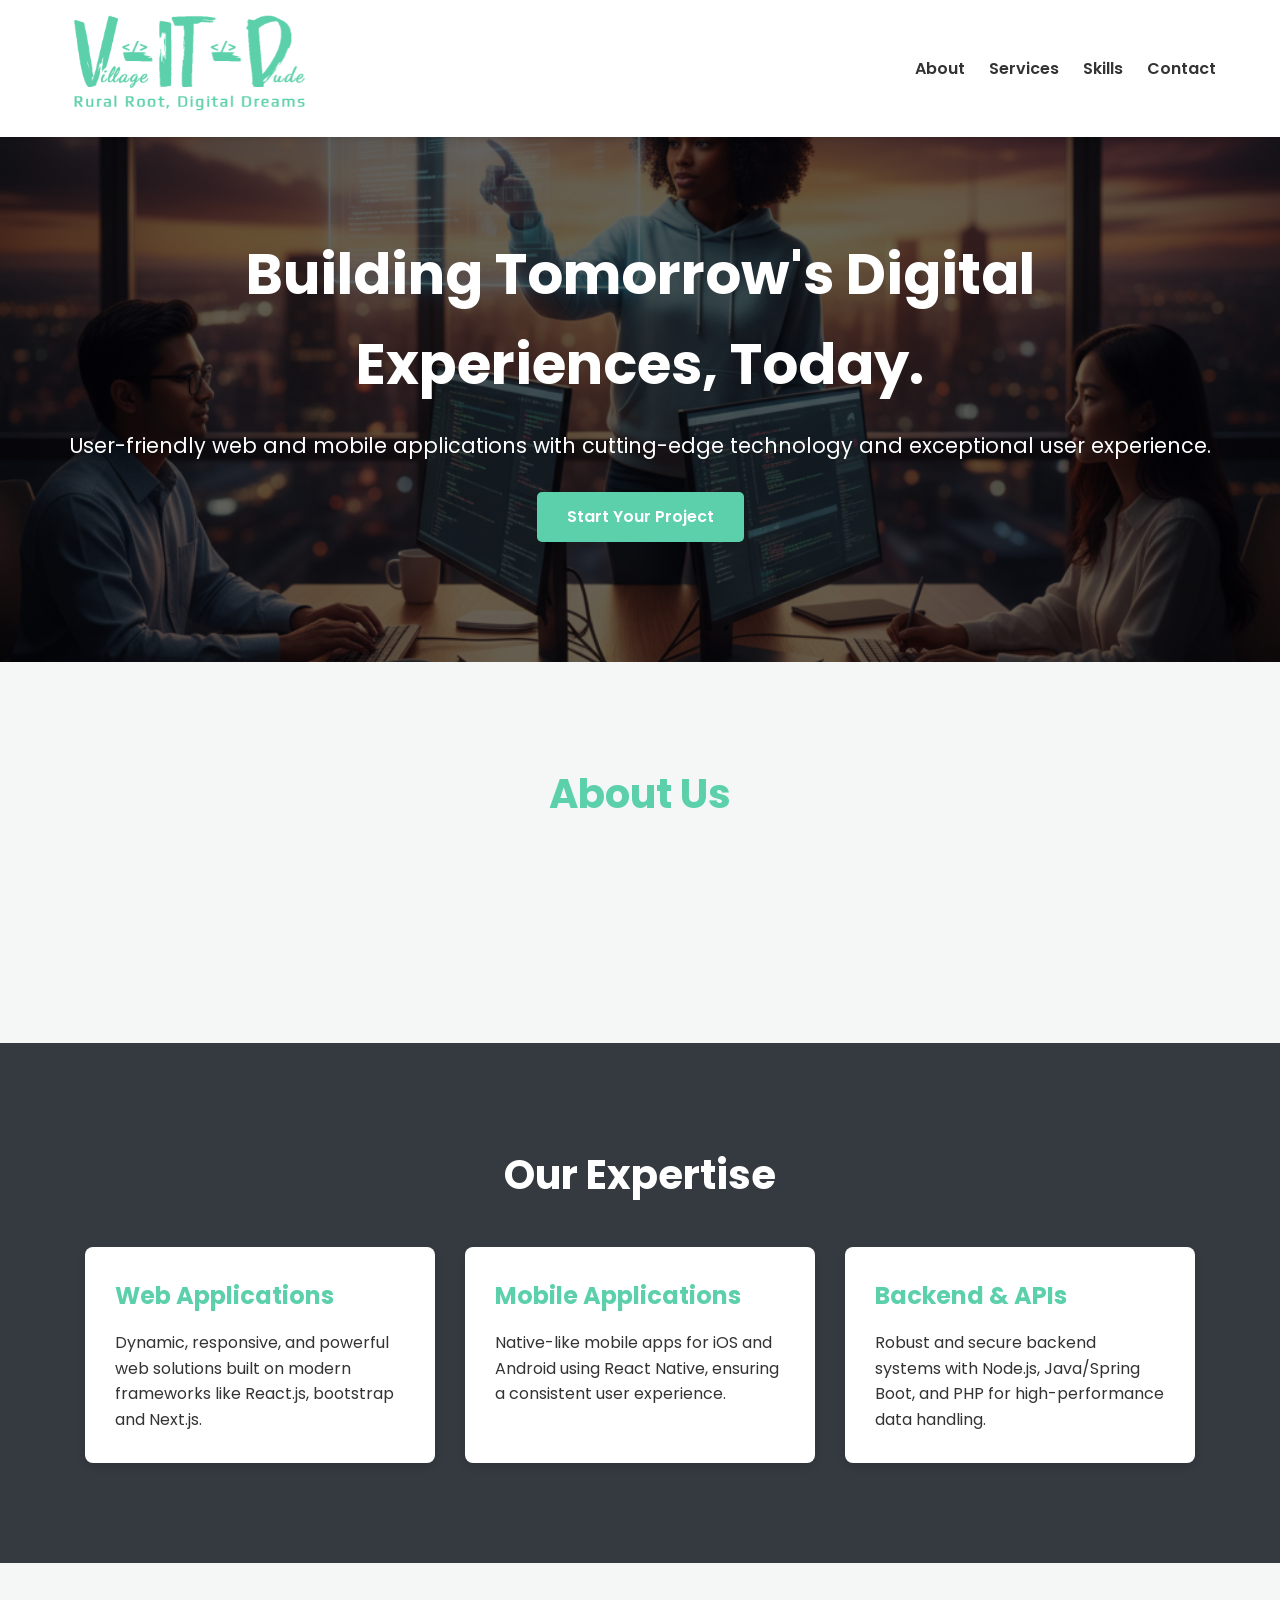
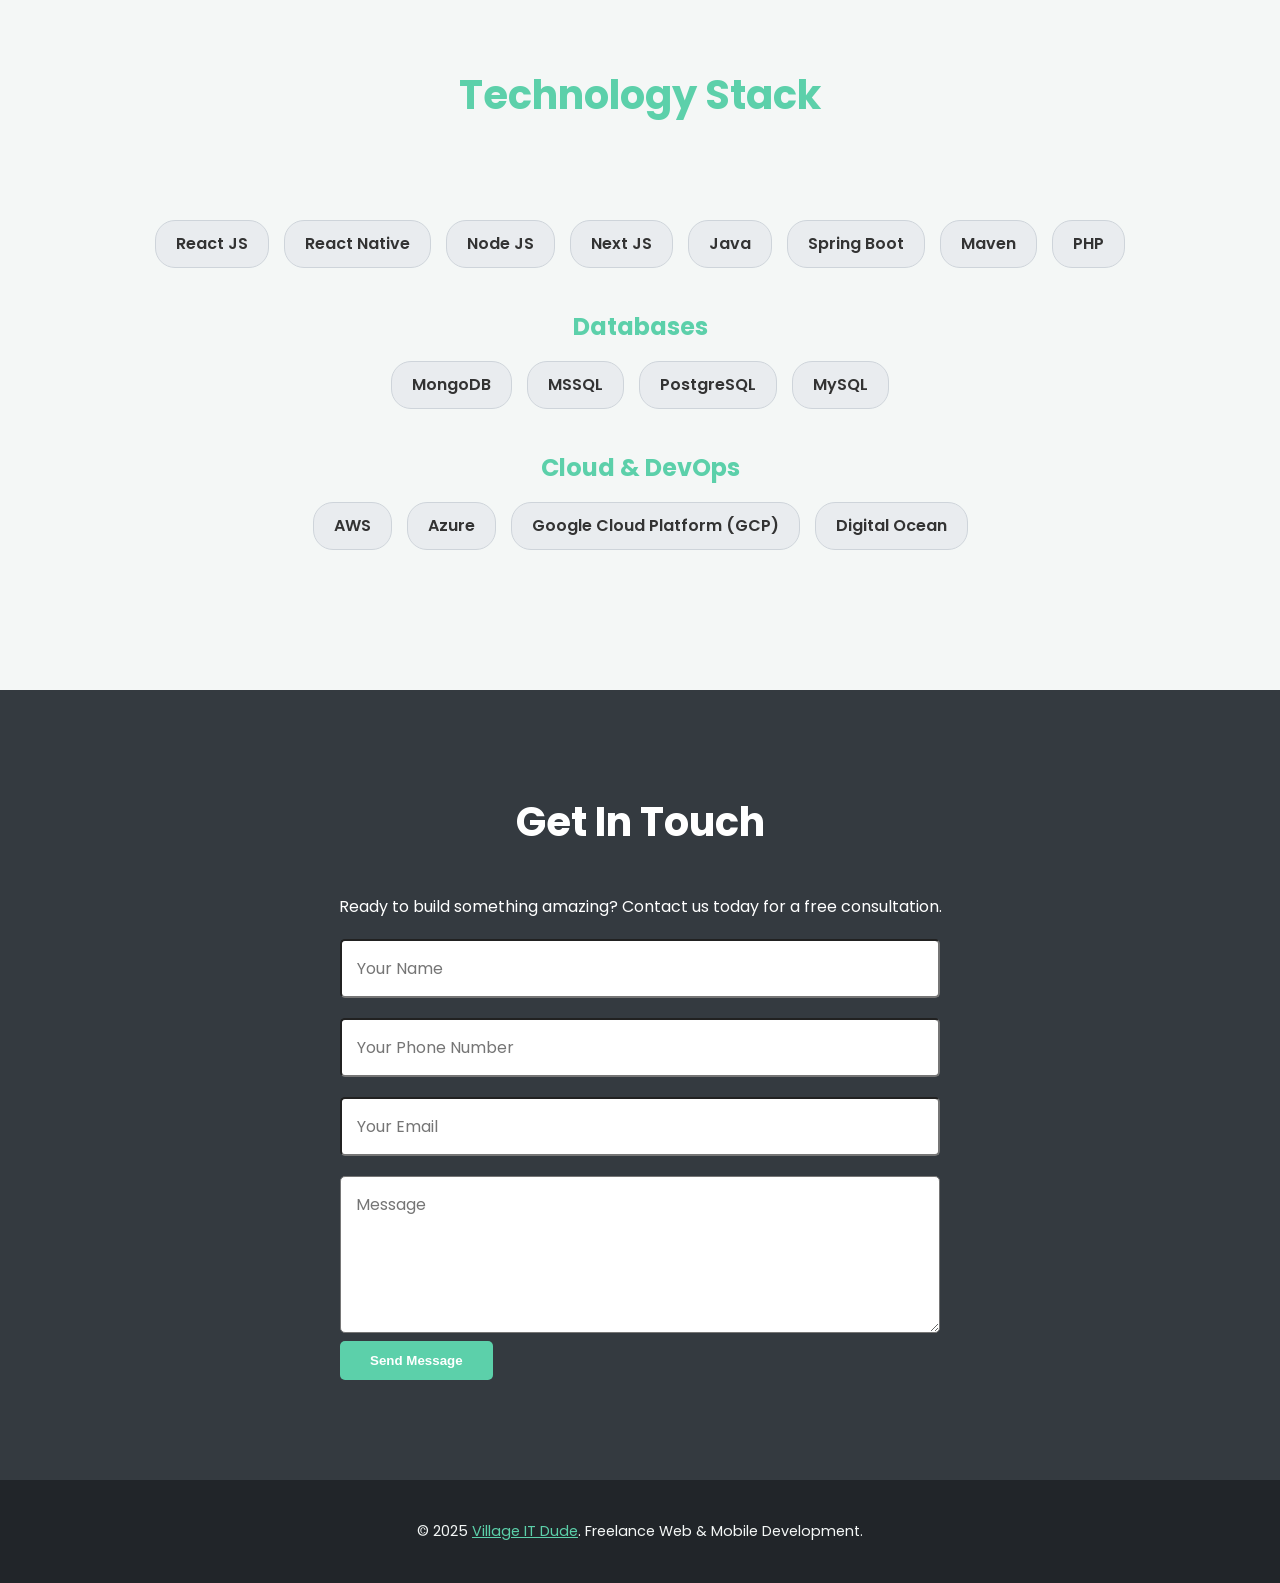
<file: index copy.html>
<!DOCTYPE html>
<html lang="en">

<head>
    <meta charset="UTF-8">
    <meta name="viewport" content="width=device-width, initial-scale=1.0">
    <title>Freelance Tech Solutions - Web & Mobile Applications | Village IT Dude</title>
    <link href="https://fonts.googleapis.com/css2?family=Poppins:wght@300;400;600;700&display=swap" rel="stylesheet">
    <link rel="icon" type="image/png" href="https://village-it-dude.github.io/assets/img/favicon.png">
    <meta name="description"
    content="Full-stack freelance services specializing in robust web and mobile application development (React, Node, Java, React Native). Transform your ideas into high-performance digital products.">
<meta name="author" content="Village IT Dude">
<meta name="keywords"
    content="Freelance Web Development, Mobile App Development, React Native, Node.js, Java Spring Boot, Custom API, AWS, Full Stack Developer, Village IT Dude">
<meta name="robots" content="index, follow">
<meta property="og:title" content="Village IT Dude | Full-Stack Web & Mobile Freelance Development">
<meta property="og:description"
    content="Full-stack freelance services specializing in robust web and mobile application development (React, Node, Java, React Native). Transform your ideas into high-performance digital products.">
      <meta property="og:url" content="https://village-it-dude.github.io/">
  <meta property="og:image" content="https://village-it-dude.github.io/assets/img/v-it-d-logo.png">
  <meta property="og:site_name" content="Village IT Dude">
    <link rel="stylesheet" href="https://village-it-dude.github.io/assets/css/animate.min.css" />
    <link rel="stylesheet" href="https://village-it-dude.github.io/assets/css/style.css">
</head>

<body>

    <header id="home">
        <div class="container nav">
            <h1 class="animate__animated animate__fadeInDown">
                <img src="https://village-it-dude.github.io/assets/img/v-it-dude-logo.png" alt="Village IT Dude" class="logo" />
            </h1>
            <nav>
                <a href="#about">About</a>
                <a href="#services">Services</a>
                <a href="#skills">Skills</a>
                <a href="#contact">Contact</a>
            </nav>
        </div>
    </header>

    <section id="hero" class="hero">
        <div class="container">
            <h2 class="animate__animated animate__zoomIn animate__delay-0.5s">Building Tomorrow's Digital Experiences,
                Today.</h2>
            <p class="animate__animated animate__fadeInUp animate__delay-1s">User-friendly web and mobile applications
                with cutting-edge technology and exceptional user experience.</p>
            <a href="#contact" class="btn animate__animated animate__bounceIn animate__delay-1.5s">Start Your
                Project</a>
        </div>
    </section>

    <section id="about" class="section">
        <div class="container">
            <h2 class="section-title">About Us</h2>
            <p class="animate__animated animate__fadeIn" data-animation="fadeIn">
                We are a dedicated team of professional freelancers specializing in full-stack development. Our mission
                is to transform your ideas into robust, scalable, and **user-friendly web and mobile applications**. We
                pride ourselves on adopting the **latest technologies and best practices** to deliver an outstanding
                user experience (UX) and a high-performing product.
            </p>
        </div>
    </section>

    <section id="services" class="section dark-bg">
        <div class="container">
            <h2 class="section-title">Our Expertise</h2>
            <div class="services-grid">
                <div class="service-card animate__animated" data-animation="slideInLeft">
                    <h3>Web Applications</h3>
                    <p>Dynamic, responsive, and powerful web solutions built on modern frameworks like React.js, bootstrap and
                        Next.js.</p>
                </div>
                <div class="service-card animate__animated" data-animation="slideInUp">
                    <h3>Mobile Applications</h3>
                    <p>Native-like mobile apps for iOS and Android using React Native, ensuring a consistent user
                        experience.</p>
                </div>
                <div class="service-card animate__animated" data-animation="slideInRight">
                    <h3>Backend & APIs</h3>
                    <p>Robust and secure backend systems with Node.js, Java/Spring Boot, and PHP for high-performance
                        data handling.</p>
                </div>
            </div>
        </div>
    </section>

    
    <section id="skills" class="section">
        <div class="container">
            <h2 class="section-title">Technology Stack</h2>

            <h3 class="animate__animated" data-animation="fadeInUp">Programming & Frameworks</h3>
            <div class="skills-list tech-icons animate__animated" data-animation="fadeInUp">
                <span>React JS</span>
                <span>React Native</span>
                <span>Node JS</span>
                <span>Next JS</span>
                <span>Java</span>
                <span>Spring Boot</span>
                <span>Maven</span>
                <span>PHP</span>
            </div>

            <h3 class="animate__animated" data-animation="fadeInUp">Databases</h3>
            <div class="skills-list db-icons animate__animated" data-animation="fadeInUp" data-delay="0.2s">
                <span>MongoDB</span>
                <span>MSSQL</span>
                <span>PostgreSQL</span>
                <span>MySQL</span>
            </div>

            <h3 class="animate__animated" data-animation="fadeInUp">Cloud & DevOps</h3>
            <div class="skills-list cloud-icons animate__animated" data-animation="fadeInUp" data-delay="0.4s">
                <span>AWS</span>
                <span>Azure</span>
                <span>Google Cloud Platform (GCP)</span>
                <span>Digital Ocean</span>
            </div>
        </div>
    </section>

    <section id="contact" class="section dark-bg">
        <div class="container">
            <h2 class="section-title">Get In Touch</h2>
            <p class="contact-info animate__animated" data-animation="fadeIn">
                Ready to build something amazing? Contact us today for a free consultation.
            </p>

            <form class="contact-form animate__animated" id="contact-form" data-animation="zoomIn" 
              action="https://docs.google.com/forms/d/e/1FAIpQLSf5rlEe5h1jRWCis3yHJEWgO-7vfEJnXrkgRvDkW2vHBoMzXw/formResponse" 
              method="POST"> 
            
            <div>
                <input name="entry.360297607" type="text" placeholder="Your Name" required>
            </div>
            <div>
                <input name="entry.498345686" type="text" placeholder="Your Phone Number" required>
            </div>
            
            <div>
                <input name="entry.358999878" type="email" placeholder="Your Email" required>
            </div>
            
            <div>
                <textarea name="entry.1084082112" placeholder="Message" rows="5" required></textarea>
            </div>
            
            <input type="submit" class="btn" value="Send Message">
        </form>
        </div>
    </section>

    <footer>
        <div class="container">
            <p>&copy; 2025 <a class="footer-link" href="https://village-it-dude.github.io">Village IT Dude</a>. Freelance Web & Mobile
                Development.</p>
        </div>
    </footer>

    <script src="https://village-it-dude.github.io/assets/js/jquery-3.7.1.min.js"></script>
    <script src="https://village-it-dude.github.io/assets/js/jquery.validate.min.js"></script>
    <script src="https://village-it-dude.github.io/assets/js/script.js"></script>
</body>

</html>
</file>
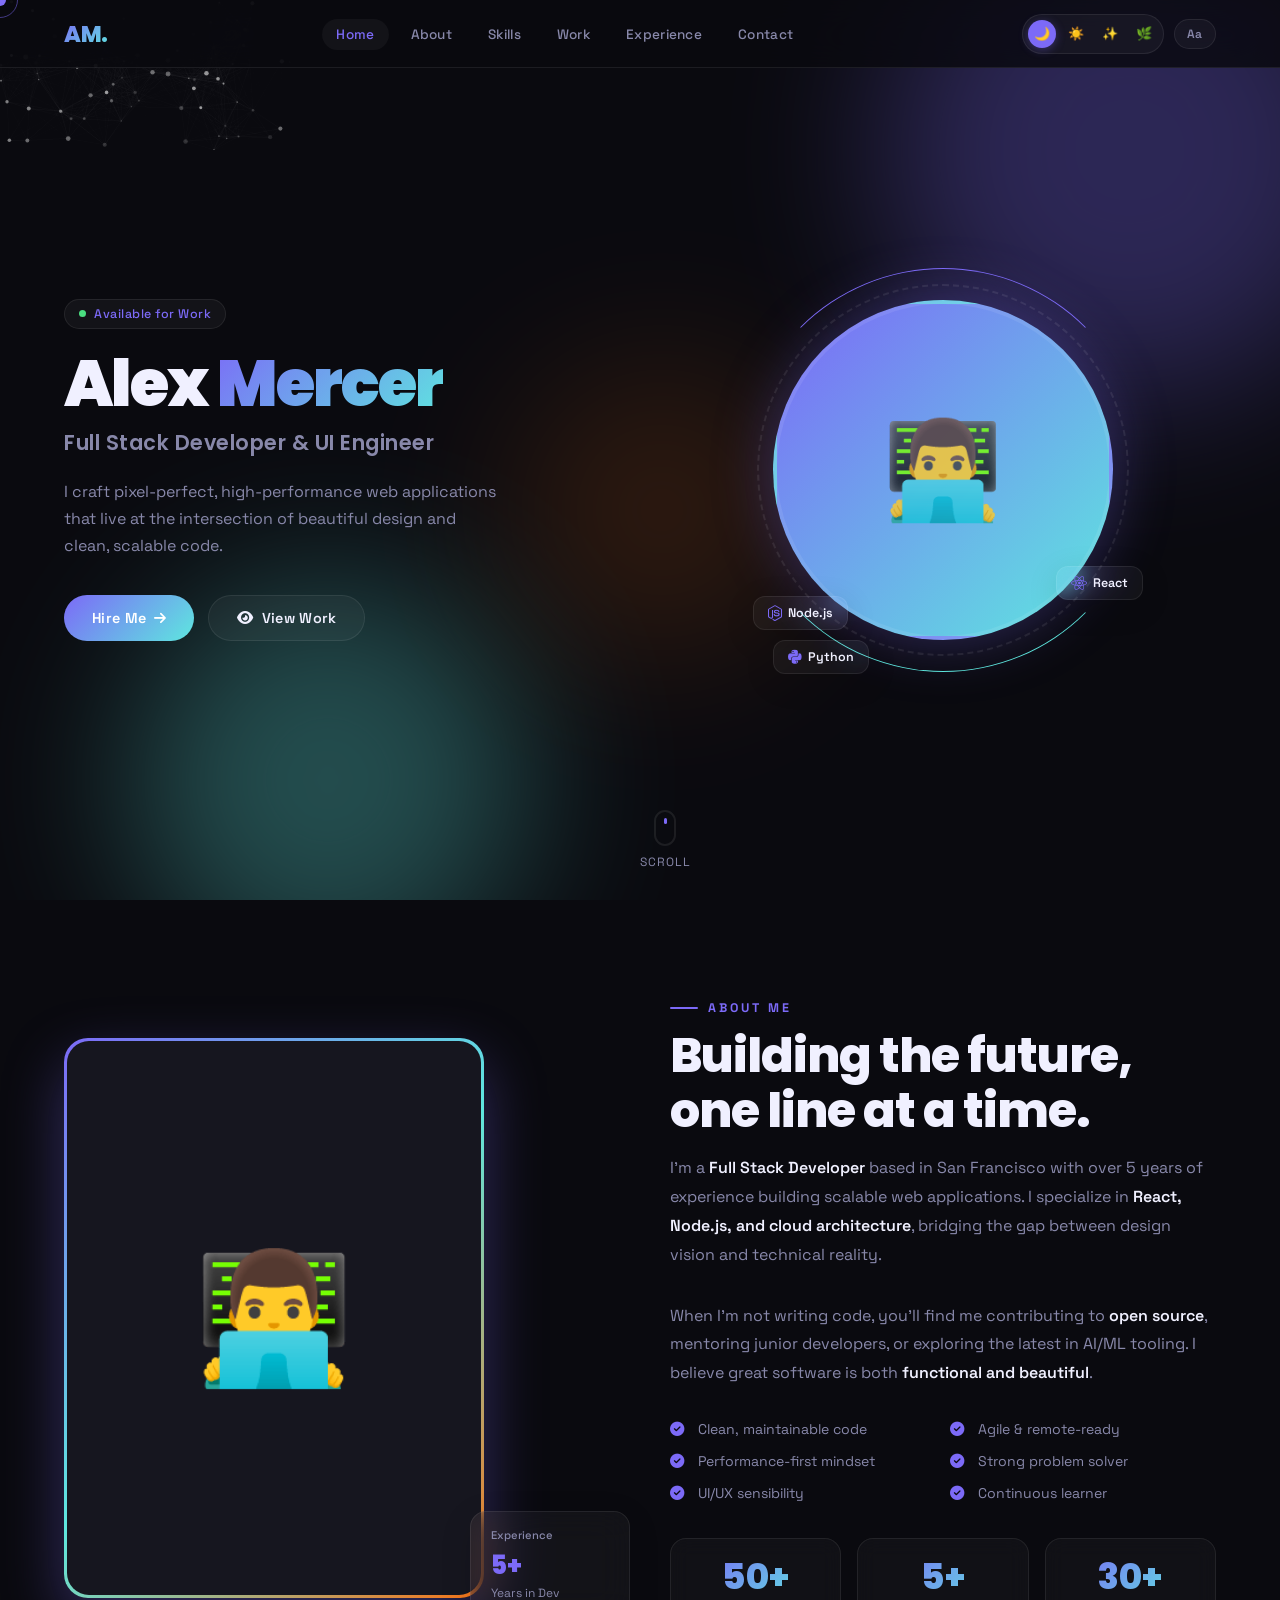
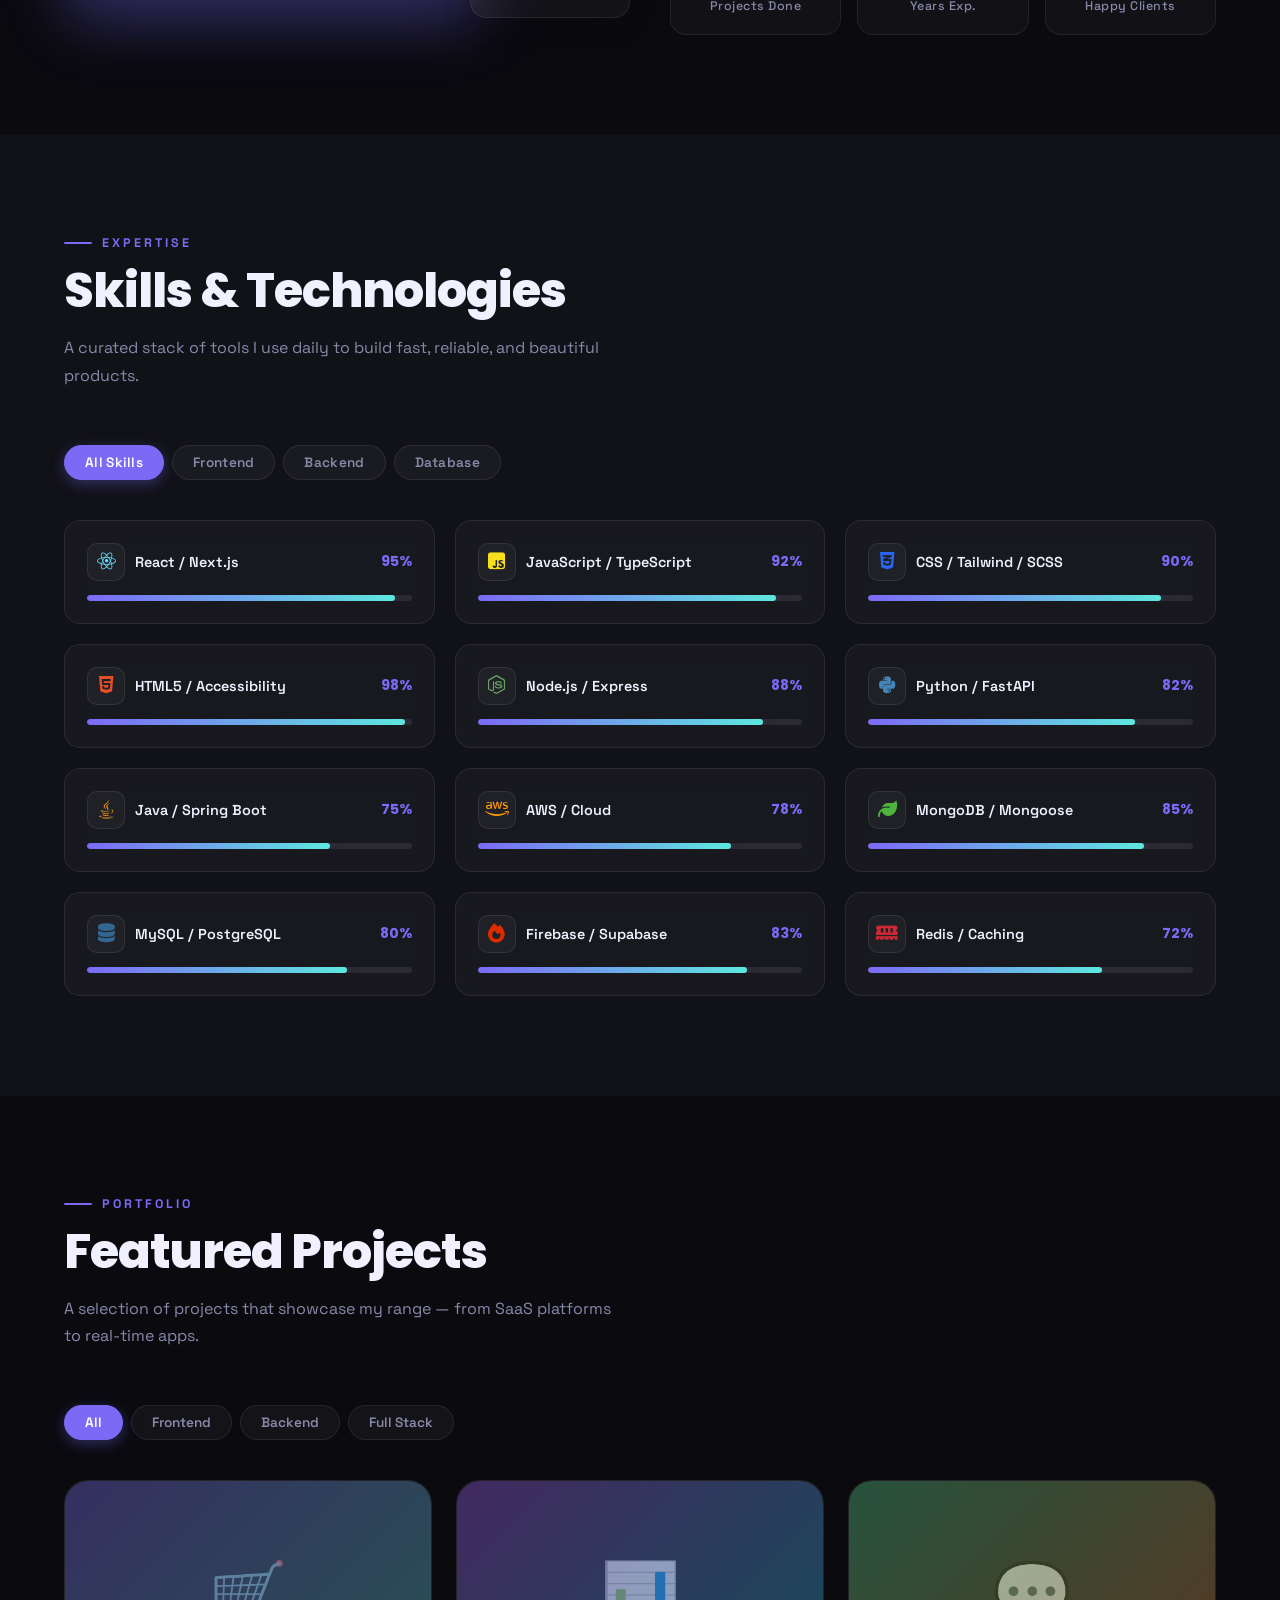
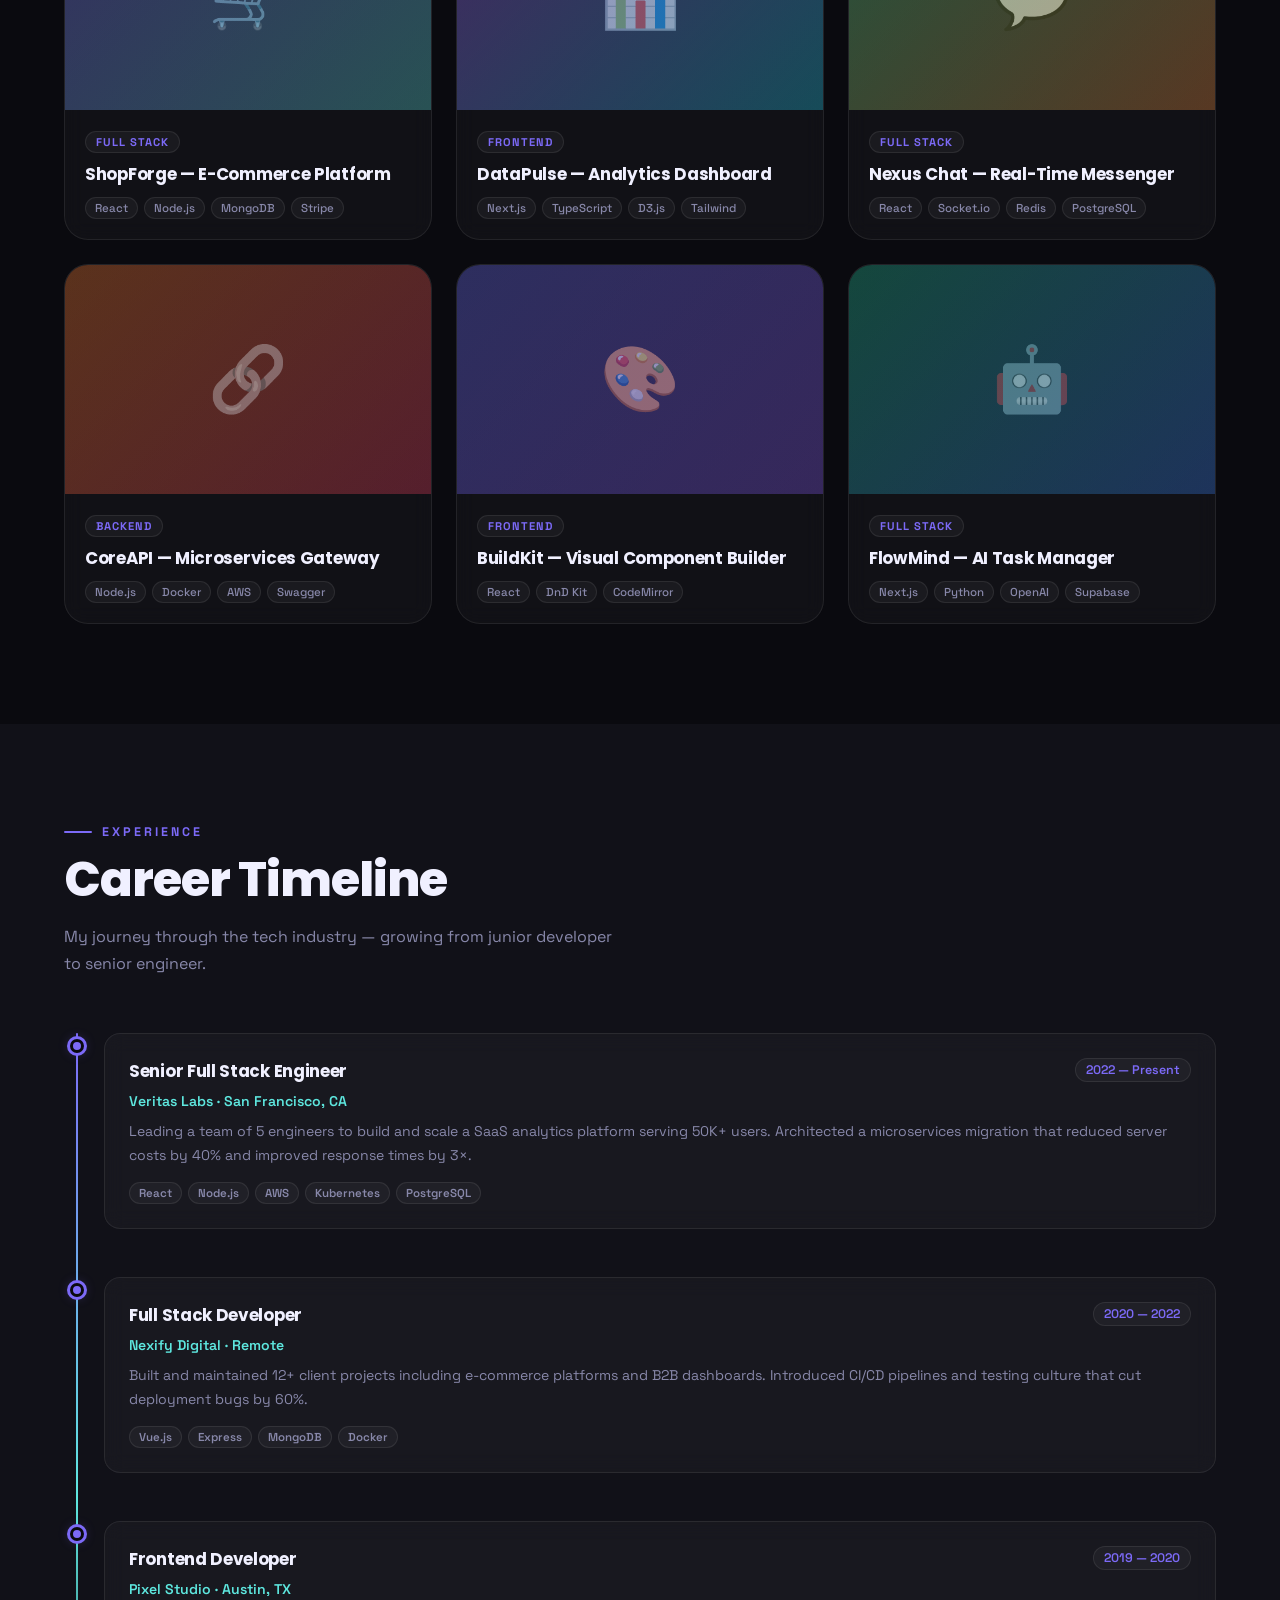
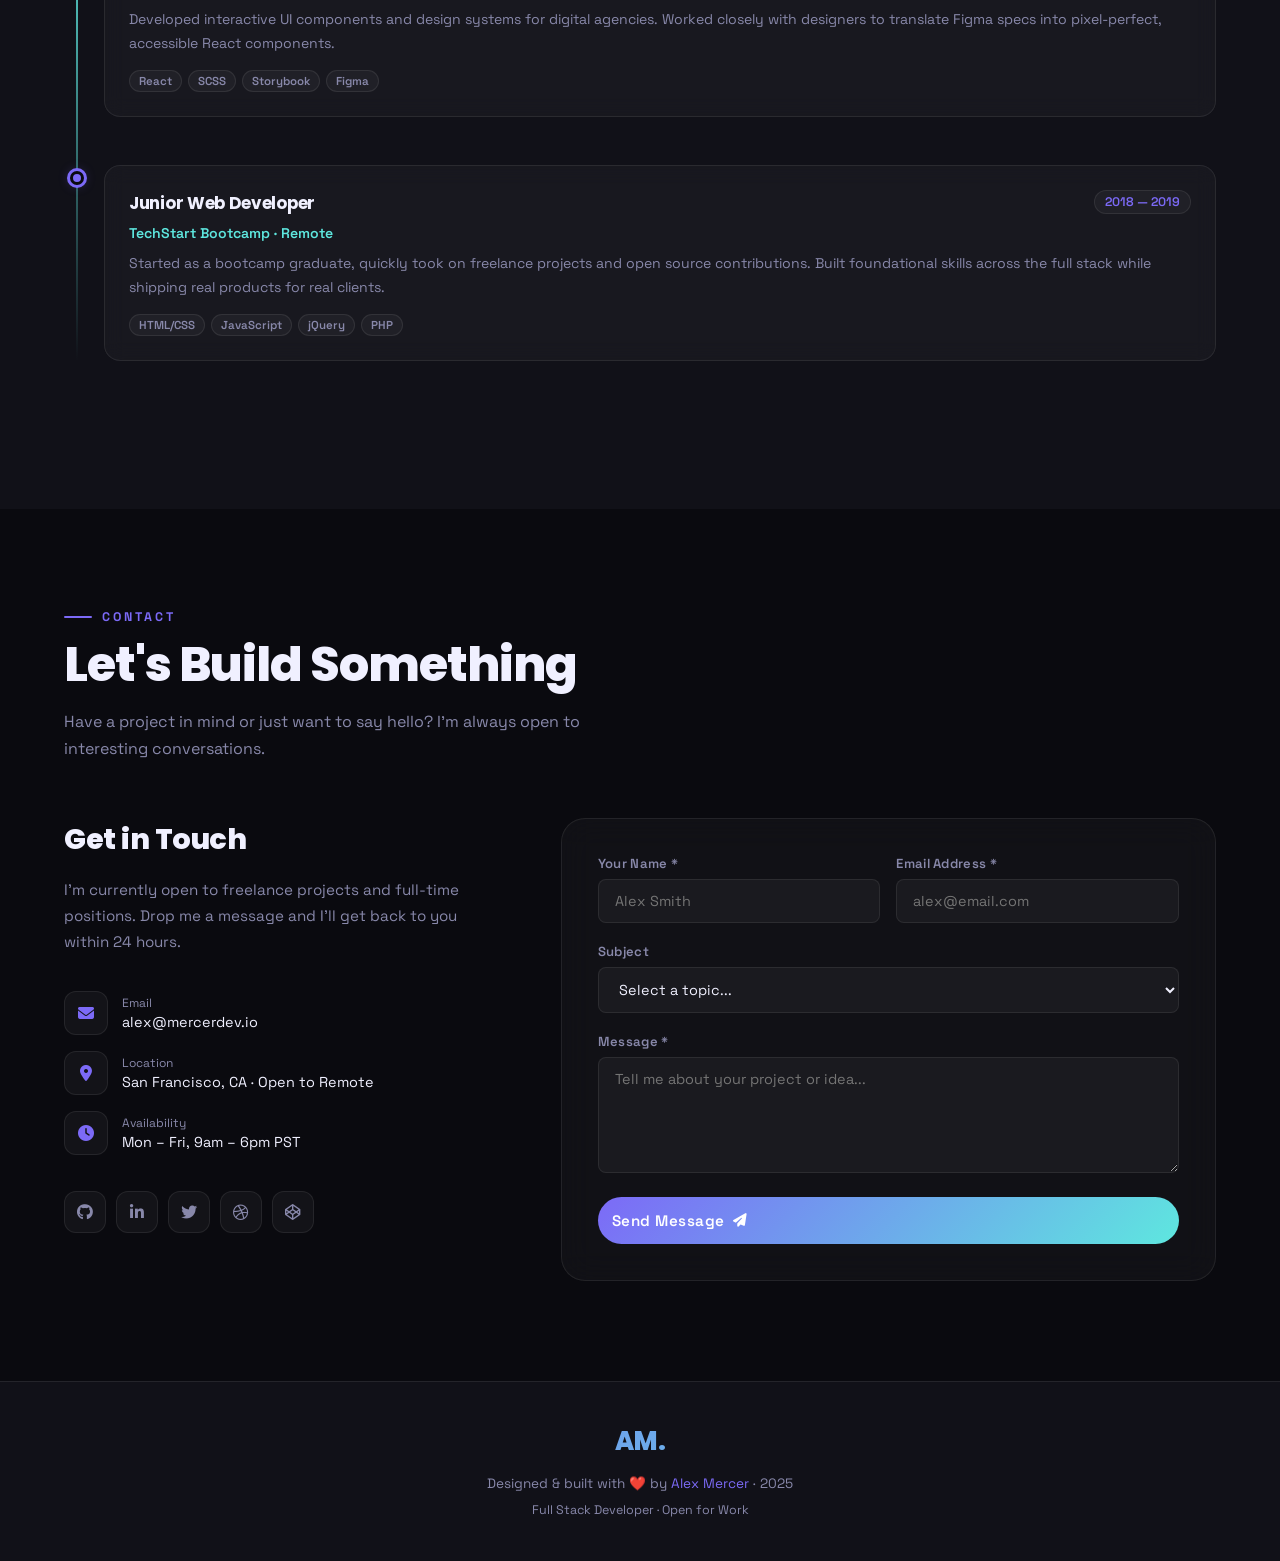
<file: portfolio (1).html>
<!DOCTYPE html>
<html lang="en" data-theme="dark" data-font="poppins">
<head>
<meta charset="UTF-8">
<meta name="viewport" content="width=device-width, initial-scale=1.0">
<title>Alex Mercer — Full Stack Developer</title>
<link href="https://fonts.googleapis.com/css2?family=Poppins:wght@300;400;500;600;700;800;900&family=Montserrat:wght@300;400;500;600;700;800;900&family=Inter:wght@300;400;500;600&family=Space+Grotesk:wght@300;400;500;600;700&display=swap" rel="stylesheet">
<link rel="stylesheet" href="https://cdnjs.cloudflare.com/ajax/libs/font-awesome/6.5.0/css/all.min.css">
<style>
/* ============================================================
   CSS VARIABLES & THEMES
   ============================================================ */
:root {
  --transition: all 0.4s cubic-bezier(0.25, 0.8, 0.25, 1);
  --radius: 16px;
  --radius-sm: 8px;
  --radius-lg: 24px;
  --shadow: 0 8px 32px rgba(0,0,0,0.12);
  --shadow-lg: 0 20px 60px rgba(0,0,0,0.2);
  --font-head: 'Poppins', sans-serif;
  --font-body: 'Space Grotesk', sans-serif;
}

[data-font="montserrat"] {
  --font-head: 'Montserrat', sans-serif;
  --font-body: 'Inter', sans-serif;
}

/* DARK THEME */
[data-theme="dark"] {
  --bg: #0a0a0f;
  --bg2: #111118;
  --bg3: #16161f;
  --glass: rgba(255,255,255,0.04);
  --glass-border: rgba(255,255,255,0.08);
  --text: #f0f0ff;
  --text-muted: #8888aa;
  --accent: #7c6af7;
  --accent2: #5ee7df;
  --accent3: #f97316;
  --card-bg: rgba(255,255,255,0.03);
  --nav-bg: rgba(10,10,15,0.85);
  --overlay: rgba(0,0,0,0.6);
  --glow: rgba(124,106,247,0.35);
  --progress-bg: rgba(255,255,255,0.08);
}

/* LIGHT THEME */
[data-theme="light"] {
  --bg: #fafafa;
  --bg2: #f0f0f7;
  --bg3: #e8e8f0;
  --glass: rgba(255,255,255,0.7);
  --glass-border: rgba(200,200,220,0.5);
  --text: #1a1a2e;
  --text-muted: #6666888;
  --accent: #5b4fcf;
  --accent2: #0ea5e9;
  --accent3: #e65c00;
  --card-bg: rgba(255,255,255,0.8);
  --nav-bg: rgba(250,250,255,0.88);
  --overlay: rgba(0,0,0,0.5);
  --glow: rgba(91,79,207,0.2);
  --progress-bg: rgba(0,0,0,0.08);
}

/* GRADIENT THEME */
[data-theme="gradient"] {
  --bg: #0d0621;
  --bg2: #130930;
  --bg3: #1a0d3d;
  --glass: rgba(120,80,255,0.08);
  --glass-border: rgba(140,100,255,0.2);
  --text: #eee8ff;
  --text-muted: #9980cc;
  --accent: #a855f7;
  --accent2: #22d3ee;
  --accent3: #f43f5e;
  --card-bg: rgba(120,60,255,0.07);
  --nav-bg: rgba(13,6,33,0.88);
  --overlay: rgba(10,0,40,0.65);
  --glow: rgba(168,85,247,0.45);
  --progress-bg: rgba(168,85,247,0.15);
}

/* NATURE THEME */
[data-theme="nature"] {
  --bg: #0f1a0f;
  --bg2: #141f14;
  --bg3: #1a2a1a;
  --glass: rgba(80,160,80,0.07);
  --glass-border: rgba(100,180,100,0.15);
  --text: #e8f5e8;
  --text-muted: #7aaa7a;
  --accent: #4ade80;
  --accent2: #86efac;
  --accent3: #fb923c;
  --card-bg: rgba(80,140,80,0.06);
  --nav-bg: rgba(15,26,15,0.88);
  --overlay: rgba(0,20,0,0.6);
  --glow: rgba(74,222,128,0.3);
  --progress-bg: rgba(74,222,128,0.12);
}

/* ============================================================
   RESET & BASE
   ============================================================ */
*, *::before, *::after { box-sizing: border-box; margin: 0; padding: 0; }

html { scroll-behavior: smooth; }

body {
  font-family: var(--font-body);
  background: var(--bg);
  color: var(--text);
  transition: background 0.5s ease, color 0.5s ease;
  overflow-x: hidden;
  cursor: none;
}

/* Custom Cursor */
.cursor {
  position: fixed;
  width: 12px; height: 12px;
  background: var(--accent);
  border-radius: 50%;
  pointer-events: none;
  z-index: 99999;
  transform: translate(-50%, -50%);
  transition: transform 0.1s ease, width 0.3s, height 0.3s, background 0.3s;
  mix-blend-mode: screen;
}
.cursor-follower {
  position: fixed;
  width: 36px; height: 36px;
  border: 1.5px solid var(--accent);
  border-radius: 50%;
  pointer-events: none;
  z-index: 99998;
  transform: translate(-50%, -50%);
  transition: transform 0.18s ease, width 0.3s, height 0.3s, opacity 0.3s;
  opacity: 0.5;
}
.cursor.expanded { width: 24px; height: 24px; }
.cursor-follower.expanded { width: 56px; height: 56px; opacity: 0.2; }

/* Loading Screen */
#loader {
  position: fixed; inset: 0;
  background: var(--bg);
  z-index: 99997;
  display: flex;
  flex-direction: column;
  align-items: center;
  justify-content: center;
  gap: 24px;
  transition: opacity 0.6s ease, visibility 0.6s;
}
#loader.hidden { opacity: 0; visibility: hidden; }
.loader-logo {
  font-family: var(--font-head);
  font-size: 2.5rem;
  font-weight: 800;
  background: linear-gradient(135deg, var(--accent), var(--accent2));
  -webkit-background-clip: text;
  -webkit-text-fill-color: transparent;
  background-clip: text;
  letter-spacing: -1px;
}
.loader-bar-wrap {
  width: 200px; height: 3px;
  background: var(--progress-bg);
  border-radius: 2px;
  overflow: hidden;
}
.loader-bar {
  height: 100%;
  background: linear-gradient(90deg, var(--accent), var(--accent2));
  border-radius: 2px;
  animation: loadProgress 1.8s ease forwards;
}
@keyframes loadProgress { from { width: 0; } to { width: 100%; } }

/* ============================================================
   SCROLLBAR
   ============================================================ */
::-webkit-scrollbar { width: 6px; }
::-webkit-scrollbar-track { background: var(--bg2); }
::-webkit-scrollbar-thumb { background: var(--accent); border-radius: 3px; }

/* ============================================================
   NAVBAR
   ============================================================ */
nav {
  position: fixed;
  top: 0; left: 0; right: 0;
  z-index: 1000;
  background: var(--nav-bg);
  backdrop-filter: blur(20px) saturate(1.5);
  -webkit-backdrop-filter: blur(20px) saturate(1.5);
  border-bottom: 1px solid var(--glass-border);
  padding: 0 5%;
  height: 68px;
  display: flex;
  align-items: center;
  justify-content: space-between;
  transition: var(--transition);
}
nav.scrolled {
  box-shadow: 0 4px 30px rgba(0,0,0,0.15);
}
.nav-logo {
  font-family: var(--font-head);
  font-size: 1.4rem;
  font-weight: 800;
  background: linear-gradient(135deg, var(--accent), var(--accent2));
  -webkit-background-clip: text;
  -webkit-text-fill-color: transparent;
  background-clip: text;
  letter-spacing: -0.5px;
  text-decoration: none;
}
.nav-links {
  display: flex;
  gap: 8px;
  list-style: none;
  align-items: center;
}
.nav-links a {
  color: var(--text-muted);
  text-decoration: none;
  font-size: 0.85rem;
  font-weight: 500;
  padding: 7px 14px;
  border-radius: 30px;
  transition: var(--transition);
  letter-spacing: 0.3px;
}
.nav-links a:hover, .nav-links a.active {
  color: var(--accent);
  background: var(--glass);
}
.nav-controls {
  display: flex;
  align-items: center;
  gap: 10px;
}

/* Theme Toggle Buttons */
.theme-switcher {
  display: flex;
  gap: 6px;
  background: var(--glass);
  padding: 5px;
  border-radius: 30px;
  border: 1px solid var(--glass-border);
}
.theme-btn {
  width: 28px; height: 28px;
  border-radius: 50%;
  border: none;
  cursor: pointer;
  font-size: 13px;
  display: flex; align-items: center; justify-content: center;
  transition: var(--transition);
  background: transparent;
  color: var(--text-muted);
  position: relative;
}
.theme-btn.active { background: var(--accent); color: #fff; box-shadow: 0 2px 10px var(--glow); }
.theme-btn:hover { transform: scale(1.15); }

.font-toggle {
  background: var(--glass);
  border: 1px solid var(--glass-border);
  color: var(--text-muted);
  padding: 6px 12px;
  border-radius: 20px;
  cursor: pointer;
  font-size: 0.75rem;
  font-weight: 600;
  font-family: var(--font-body);
  transition: var(--transition);
  letter-spacing: 0.5px;
}
.font-toggle:hover { color: var(--accent); border-color: var(--accent); }

.hamburger {
  display: none;
  flex-direction: column;
  gap: 5px;
  cursor: pointer;
  padding: 4px;
}
.hamburger span {
  width: 22px; height: 2px;
  background: var(--text);
  border-radius: 2px;
  transition: var(--transition);
}

/* ============================================================
   HERO SECTION
   ============================================================ */
#hero {
  min-height: 100vh;
  display: flex;
  align-items: center;
  position: relative;
  overflow: hidden;
  padding: 100px 5% 60px;
}

.hero-bg {
  position: absolute; inset: 0;
  background: var(--bg);
  overflow: hidden;
}
.hero-orb {
  position: absolute;
  border-radius: 50%;
  filter: blur(80px);
  opacity: 0.3;
  animation: orbFloat 8s ease-in-out infinite;
}
.hero-orb:nth-child(1) {
  width: 500px; height: 500px;
  background: var(--accent);
  top: -100px; right: -100px;
  animation-delay: 0s;
}
.hero-orb:nth-child(2) {
  width: 400px; height: 400px;
  background: var(--accent2);
  bottom: -80px; left: 10%;
  animation-delay: -3s;
}
.hero-orb:nth-child(3) {
  width: 300px; height: 300px;
  background: var(--accent3);
  top: 40%; left: 40%;
  animation-delay: -6s;
  opacity: 0.15;
}
@keyframes orbFloat {
  0%, 100% { transform: translate(0, 0) scale(1); }
  33% { transform: translate(20px, -30px) scale(1.05); }
  66% { transform: translate(-15px, 20px) scale(0.95); }
}

/* Particles Canvas */
#particles { position: absolute; inset: 0; pointer-events: none; }

.hero-content {
  display: grid;
  grid-template-columns: 1fr 1fr;
  gap: 60px;
  align-items: center;
  position: relative;
  z-index: 2;
  width: 100%;
  max-width: 1200px;
  margin: 0 auto;
}

.hero-text { animation: slideInLeft 0.9s ease both; }
@keyframes slideInLeft { from { opacity: 0; transform: translateX(-50px); } to { opacity: 1; transform: translateX(0); } }

.hero-badge {
  display: inline-flex;
  align-items: center;
  gap: 8px;
  background: var(--glass);
  border: 1px solid var(--glass-border);
  padding: 6px 14px;
  border-radius: 30px;
  font-size: 0.78rem;
  font-weight: 500;
  color: var(--accent);
  margin-bottom: 20px;
  backdrop-filter: blur(10px);
  letter-spacing: 0.5px;
}
.hero-badge .dot {
  width: 7px; height: 7px;
  background: #4ade80;
  border-radius: 50%;
  animation: pulse 2s infinite;
}
@keyframes pulse {
  0%, 100% { box-shadow: 0 0 0 0 rgba(74,222,128,0.5); }
  50% { box-shadow: 0 0 0 6px rgba(74,222,128,0); }
}

.hero-name {
  font-family: var(--font-head);
  font-size: clamp(2.5rem, 5vw, 4rem);
  font-weight: 900;
  line-height: 1.1;
  letter-spacing: -2px;
  margin-bottom: 8px;
}
.hero-name .grad {
  background: linear-gradient(135deg, var(--accent), var(--accent2));
  -webkit-background-clip: text;
  -webkit-text-fill-color: transparent;
  background-clip: text;
}

.hero-title {
  font-family: var(--font-head);
  font-size: clamp(1rem, 2vw, 1.3rem);
  font-weight: 600;
  color: var(--text-muted);
  margin-bottom: 20px;
  letter-spacing: 0.5px;
}

.hero-tagline {
  font-size: 1rem;
  color: var(--text-muted);
  line-height: 1.7;
  max-width: 440px;
  margin-bottom: 36px;
  font-weight: 400;
}

.hero-btns {
  display: flex;
  gap: 14px;
  flex-wrap: wrap;
}

.btn-primary {
  display: inline-flex;
  align-items: center;
  gap: 8px;
  background: linear-gradient(135deg, var(--accent), var(--accent2));
  color: #fff;
  padding: 13px 28px;
  border-radius: 30px;
  text-decoration: none;
  font-weight: 600;
  font-size: 0.9rem;
  font-family: var(--font-body);
  transition: var(--transition);
  border: none;
  cursor: pointer;
  position: relative;
  overflow: hidden;
  letter-spacing: 0.3px;
}
.btn-primary::before {
  content: '';
  position: absolute; inset: 0;
  background: linear-gradient(135deg, var(--accent2), var(--accent));
  opacity: 0;
  transition: opacity 0.3s;
}
.btn-primary:hover { transform: translateY(-3px); box-shadow: 0 12px 30px var(--glow); }
.btn-primary:hover::before { opacity: 1; }
.btn-primary span { position: relative; z-index: 1; }
.btn-primary i { position: relative; z-index: 1; font-size: 0.85rem; }

.btn-secondary {
  display: inline-flex;
  align-items: center;
  gap: 8px;
  background: var(--glass);
  color: var(--text);
  padding: 13px 28px;
  border-radius: 30px;
  text-decoration: none;
  font-weight: 600;
  font-size: 0.9rem;
  font-family: var(--font-body);
  border: 1px solid var(--glass-border);
  cursor: pointer;
  transition: var(--transition);
  backdrop-filter: blur(10px);
  letter-spacing: 0.3px;
}
.btn-secondary:hover {
  transform: translateY(-3px);
  border-color: var(--accent);
  color: var(--accent);
  box-shadow: 0 8px 24px rgba(0,0,0,0.15);
}

/* Hero Image */
.hero-image-wrap {
  display: flex;
  justify-content: center;
  align-items: center;
  animation: slideInRight 0.9s ease both;
}
@keyframes slideInRight { from { opacity: 0; transform: translateX(50px); } to { opacity: 1; transform: translateX(0); } }

.hero-img-container {
  position: relative;
  width: 340px;
  height: 340px;
}
.hero-img-ring {
  position: absolute; inset: -16px;
  border-radius: 50%;
  border: 2px dashed var(--glass-border);
  animation: ringRotate 20s linear infinite;
}
@keyframes ringRotate { from { transform: rotate(0deg); } to { transform: rotate(360deg); } }

.hero-img-ring-2 {
  position: absolute; inset: -32px;
  border-radius: 50%;
  border: 1px solid transparent;
  border-top-color: var(--accent);
  border-bottom-color: var(--accent2);
  animation: ringRotate 10s linear infinite reverse;
}

.hero-avatar {
  width: 100%; height: 100%;
  border-radius: 50%;
  object-fit: cover;
  border: 4px solid var(--glass-border);
  box-shadow: 0 0 60px var(--glow);
  animation: avatarFloat 6s ease-in-out infinite;
  background: linear-gradient(135deg, var(--accent), var(--accent2));
  display: flex;
  align-items: center;
  justify-content: center;
  font-size: 6rem;
  color: rgba(255,255,255,0.8);
  overflow: hidden;
}
@keyframes avatarFloat {
  0%, 100% { transform: translateY(0); }
  50% { transform: translateY(-12px); }
}

.tech-badge {
  position: absolute;
  background: var(--glass);
  backdrop-filter: blur(12px);
  border: 1px solid var(--glass-border);
  border-radius: 12px;
  padding: 8px 14px;
  font-size: 0.78rem;
  font-weight: 600;
  color: var(--text);
  display: flex;
  align-items: center;
  gap: 6px;
  white-space: nowrap;
  box-shadow: var(--shadow);
  animation: badgeFloat 4s ease-in-out infinite;
}
.tech-badge i { color: var(--accent); font-size: 1rem; }
.tech-badge:nth-child(3) { top: 10px; right: -20px; animation-delay: 0s; }
.tech-badge:nth-child(4) { bottom: 40px; right: -30px; animation-delay: -1.5s; }
.tech-badge:nth-child(5) { bottom: 10px; left: -20px; animation-delay: -3s; }
@keyframes badgeFloat {
  0%, 100% { transform: translateY(0); }
  50% { transform: translateY(-8px); }
}

.hero-scroll-hint {
  position: absolute;
  bottom: 30px;
  left: 50%;
  transform: translateX(-50%);
  display: flex;
  flex-direction: column;
  align-items: center;
  gap: 8px;
  color: var(--text-muted);
  font-size: 0.75rem;
  letter-spacing: 1px;
  text-transform: uppercase;
  animation: fadeInUp 1s ease 1.5s both;
  z-index: 2;
}
.scroll-mouse {
  width: 22px; height: 36px;
  border: 2px solid var(--glass-border);
  border-radius: 11px;
  display: flex;
  justify-content: center;
  padding-top: 6px;
}
.scroll-wheel {
  width: 3px; height: 6px;
  background: var(--accent);
  border-radius: 2px;
  animation: scrollDown 1.5s ease infinite;
}
@keyframes scrollDown {
  0% { transform: translateY(0); opacity: 1; }
  100% { transform: translateY(10px); opacity: 0; }
}

/* ============================================================
   SECTION BASE
   ============================================================ */
section { padding: 100px 5%; position: relative; }
.section-inner { max-width: 1200px; margin: 0 auto; }

.section-label {
  font-size: 0.78rem;
  font-weight: 700;
  letter-spacing: 3px;
  text-transform: uppercase;
  color: var(--accent);
  margin-bottom: 12px;
  display: flex;
  align-items: center;
  gap: 10px;
}
.section-label::before {
  content: '';
  width: 28px; height: 2px;
  background: var(--accent);
  border-radius: 2px;
}

.section-title {
  font-family: var(--font-head);
  font-size: clamp(2rem, 4vw, 3rem);
  font-weight: 800;
  line-height: 1.15;
  letter-spacing: -1px;
  margin-bottom: 16px;
}

.section-subtitle {
  color: var(--text-muted);
  font-size: 1rem;
  line-height: 1.7;
  max-width: 560px;
  margin-bottom: 56px;
}

/* Section dividers */
section:nth-child(even) { background: var(--bg2); }
section:nth-child(odd) { background: var(--bg); }

/* ============================================================
   ABOUT
   ============================================================ */
.about-grid {
  display: grid;
  grid-template-columns: 1fr 1fr;
  gap: 60px;
  align-items: center;
}

.about-photo-wrap {
  position: relative;
}
.about-photo-bg {
  width: 100%;
  max-width: 420px;
  aspect-ratio: 3/4;
  border-radius: var(--radius-lg);
  background: linear-gradient(135deg, var(--accent), var(--accent2), var(--accent3));
  position: relative;
  overflow: hidden;
  box-shadow: 0 24px 60px var(--glow);
}
.about-photo-inner {
  position: absolute; inset: 3px;
  background: var(--bg3);
  border-radius: calc(var(--radius-lg) - 2px);
  display: flex;
  align-items: center;
  justify-content: center;
  font-size: 8rem;
  color: var(--text-muted);
  overflow: hidden;
}
.about-photo-card {
  position: absolute;
  bottom: -20px; right: -20px;
  background: var(--glass);
  backdrop-filter: blur(16px);
  border: 1px solid var(--glass-border);
  border-radius: var(--radius);
  padding: 16px 20px;
  min-width: 160px;
  box-shadow: var(--shadow);
}
.about-photo-card .card-label { font-size: 0.7rem; color: var(--text-muted); font-weight: 500; margin-bottom: 4px; }
.about-photo-card .card-val { font-family: var(--font-head); font-size: 1.6rem; font-weight: 800; color: var(--accent); }
.about-photo-card .card-sub { font-size: 0.75rem; color: var(--text-muted); }

.about-bio {
  font-size: 1rem;
  color: var(--text-muted);
  line-height: 1.8;
  margin-bottom: 32px;
}

.about-bio strong { color: var(--text); font-weight: 600; }

.about-highlights {
  display: grid;
  grid-template-columns: 1fr 1fr;
  gap: 14px;
  margin-bottom: 36px;
}
.highlight-item {
  display: flex;
  align-items: center;
  gap: 10px;
  font-size: 0.88rem;
  color: var(--text-muted);
}
.highlight-item i { color: var(--accent); font-size: 0.9rem; width: 18px; flex-shrink: 0; }

/* Counters */
.counters {
  display: grid;
  grid-template-columns: repeat(3, 1fr);
  gap: 16px;
  margin-top: 36px;
}
.counter-card {
  background: var(--card-bg);
  border: 1px solid var(--glass-border);
  border-radius: var(--radius);
  padding: 20px;
  text-align: center;
  backdrop-filter: blur(10px);
  transition: var(--transition);
}
.counter-card:hover {
  transform: translateY(-4px);
  border-color: var(--accent);
  box-shadow: 0 12px 30px var(--glow);
}
.counter-num {
  font-family: var(--font-head);
  font-size: 2.2rem;
  font-weight: 800;
  background: linear-gradient(135deg, var(--accent), var(--accent2));
  -webkit-background-clip: text;
  -webkit-text-fill-color: transparent;
  background-clip: text;
  line-height: 1;
  margin-bottom: 4px;
}
.counter-label {
  font-size: 0.78rem;
  color: var(--text-muted);
  font-weight: 500;
  letter-spacing: 0.5px;
}

/* ============================================================
   SKILLS
   ============================================================ */
.skills-tabs {
  display: flex;
  gap: 8px;
  margin-bottom: 40px;
  flex-wrap: wrap;
}
.skill-tab {
  padding: 8px 20px;
  border-radius: 30px;
  border: 1px solid var(--glass-border);
  background: var(--glass);
  color: var(--text-muted);
  cursor: pointer;
  font-size: 0.85rem;
  font-weight: 600;
  font-family: var(--font-body);
  transition: var(--transition);
  letter-spacing: 0.3px;
}
.skill-tab.active, .skill-tab:hover {
  background: var(--accent);
  color: #fff;
  border-color: var(--accent);
  box-shadow: 0 4px 14px var(--glow);
}

.skills-grid {
  display: grid;
  grid-template-columns: repeat(auto-fill, minmax(300px, 1fr));
  gap: 20px;
}
.skill-card {
  background: var(--card-bg);
  border: 1px solid var(--glass-border);
  border-radius: var(--radius);
  padding: 22px;
  backdrop-filter: blur(10px);
  transition: var(--transition);
  animation: fadeInUp 0.5s ease both;
}
.skill-card:hover {
  transform: translateY(-6px) scale(1.01);
  border-color: var(--accent);
  box-shadow: 0 16px 40px var(--glow);
}
.skill-top {
  display: flex;
  align-items: center;
  justify-content: space-between;
  margin-bottom: 14px;
}
.skill-name-wrap {
  display: flex;
  align-items: center;
  gap: 10px;
}
.skill-icon {
  width: 38px; height: 38px;
  border-radius: 10px;
  background: var(--glass);
  border: 1px solid var(--glass-border);
  display: flex;
  align-items: center;
  justify-content: center;
  font-size: 1.2rem;
  transition: var(--transition);
}
.skill-card:hover .skill-icon {
  background: var(--accent);
  box-shadow: 0 4px 14px var(--glow);
  transform: scale(1.1);
}
.skill-name {
  font-weight: 600;
  font-size: 0.9rem;
}
.skill-pct {
  font-size: 0.88rem;
  font-weight: 700;
  color: var(--accent);
  font-family: var(--font-head);
}
.skill-bar-bg {
  height: 6px;
  background: var(--progress-bg);
  border-radius: 3px;
  overflow: hidden;
}
.skill-bar {
  height: 100%;
  border-radius: 3px;
  background: linear-gradient(90deg, var(--accent), var(--accent2));
  width: 0;
  transition: width 1.2s cubic-bezier(0.25, 0.8, 0.25, 1);
  box-shadow: 0 0 10px var(--glow);
}

/* ============================================================
   PORTFOLIO
   ============================================================ */
.portfolio-filters {
  display: flex;
  gap: 8px;
  margin-bottom: 40px;
  flex-wrap: wrap;
}
.filter-btn {
  padding: 8px 20px;
  border-radius: 30px;
  border: 1px solid var(--glass-border);
  background: var(--glass);
  color: var(--text-muted);
  cursor: pointer;
  font-size: 0.85rem;
  font-weight: 600;
  font-family: var(--font-body);
  transition: var(--transition);
}
.filter-btn.active, .filter-btn:hover {
  background: var(--accent);
  color: #fff;
  border-color: var(--accent);
  box-shadow: 0 4px 14px var(--glow);
}

.portfolio-grid {
  display: grid;
  grid-template-columns: repeat(auto-fill, minmax(320px, 1fr));
  gap: 24px;
}
.project-card {
  border-radius: var(--radius-lg);
  overflow: hidden;
  border: 1px solid var(--glass-border);
  background: var(--card-bg);
  backdrop-filter: blur(10px);
  transition: var(--transition);
  position: relative;
  cursor: pointer;
  animation: scaleIn 0.4s ease both;
}
@keyframes scaleIn { from { opacity: 0; transform: scale(0.93); } to { opacity: 1; transform: scale(1); } }
.project-card.hidden {
  display: none;
}
.project-card:hover {
  transform: translateY(-8px);
  box-shadow: 0 24px 50px rgba(0,0,0,0.25), 0 0 0 1px var(--accent);
}
.project-img {
  width: 100%;
  aspect-ratio: 16/10;
  background: linear-gradient(135deg, var(--bg3), var(--bg2));
  position: relative;
  overflow: hidden;
  display: flex;
  align-items: center;
  justify-content: center;
}
.project-img-bg {
  position: absolute; inset: 0;
  display: flex;
  align-items: center;
  justify-content: center;
  font-size: 4rem;
  opacity: 0.6;
}
.project-img-gradient {
  position: absolute; inset: 0;
}
.project-overlay {
  position: absolute; inset: 0;
  background: var(--overlay);
  display: flex;
  flex-direction: column;
  align-items: center;
  justify-content: center;
  gap: 12px;
  opacity: 0;
  transform: translateY(10px);
  transition: all 0.35s ease;
  backdrop-filter: blur(4px);
}
.project-card:hover .project-overlay {
  opacity: 1;
  transform: translateY(0);
}
.overlay-btns {
  display: flex;
  gap: 10px;
}
.overlay-btn {
  display: inline-flex;
  align-items: center;
  gap: 6px;
  padding: 9px 18px;
  border-radius: 24px;
  font-size: 0.82rem;
  font-weight: 600;
  text-decoration: none;
  cursor: pointer;
  transition: var(--transition);
  border: none;
  font-family: var(--font-body);
}
.overlay-btn.live {
  background: linear-gradient(135deg, var(--accent), var(--accent2));
  color: #fff;
}
.overlay-btn.gh {
  background: rgba(255,255,255,0.12);
  color: #fff;
  border: 1px solid rgba(255,255,255,0.2);
}
.overlay-btn:hover { transform: translateY(-2px); }

.overlay-detail {
  color: rgba(255,255,255,0.85);
  font-size: 0.82rem;
  text-align: center;
  padding: 0 20px;
  line-height: 1.5;
}

.project-info {
  padding: 20px;
}
.project-tag {
  display: inline-block;
  background: var(--glass);
  color: var(--accent);
  font-size: 0.7rem;
  font-weight: 700;
  letter-spacing: 1px;
  text-transform: uppercase;
  padding: 3px 10px;
  border-radius: 20px;
  margin-bottom: 8px;
  border: 1px solid var(--glass-border);
}
.project-title {
  font-family: var(--font-head);
  font-size: 1.05rem;
  font-weight: 700;
  margin-bottom: 10px;
  letter-spacing: -0.3px;
}
.project-stack {
  display: flex;
  flex-wrap: wrap;
  gap: 6px;
}
.stack-chip {
  background: var(--glass);
  border: 1px solid var(--glass-border);
  color: var(--text-muted);
  font-size: 0.72rem;
  font-weight: 500;
  padding: 3px 9px;
  border-radius: 20px;
}

/* ============================================================
   EXPERIENCE TIMELINE
   ============================================================ */
.timeline {
  position: relative;
  padding-left: 40px;
}
.timeline::before {
  content: '';
  position: absolute;
  left: 12px; top: 0; bottom: 0;
  width: 2px;
  background: linear-gradient(to bottom, var(--accent), var(--accent2), transparent);
  border-radius: 1px;
}

.timeline-item {
  position: relative;
  margin-bottom: 48px;
  opacity: 0;
  transform: translateX(-20px);
  transition: all 0.6s ease;
}
.timeline-item.visible {
  opacity: 1;
  transform: translateX(0);
}
.timeline-dot {
  position: absolute;
  left: -34px;
  top: 6px;
  width: 14px; height: 14px;
  border-radius: 50%;
  background: var(--accent);
  border: 3px solid var(--bg);
  box-shadow: 0 0 0 3px var(--accent), 0 0 12px var(--glow);
}
.timeline-card {
  background: var(--card-bg);
  border: 1px solid var(--glass-border);
  border-radius: var(--radius);
  padding: 24px;
  backdrop-filter: blur(10px);
  transition: var(--transition);
}
.timeline-card:hover {
  border-color: var(--accent);
  box-shadow: 0 12px 30px var(--glow);
  transform: translateX(4px);
}
.timeline-head {
  display: flex;
  justify-content: space-between;
  align-items: flex-start;
  margin-bottom: 8px;
  flex-wrap: wrap;
  gap: 8px;
}
.timeline-role {
  font-family: var(--font-head);
  font-size: 1.05rem;
  font-weight: 700;
  letter-spacing: -0.3px;
}
.timeline-date {
  font-size: 0.78rem;
  color: var(--accent);
  font-weight: 600;
  background: var(--glass);
  padding: 3px 10px;
  border-radius: 20px;
  border: 1px solid var(--glass-border);
  white-space: nowrap;
}
.timeline-company {
  color: var(--accent2);
  font-size: 0.88rem;
  font-weight: 600;
  margin-bottom: 10px;
}
.timeline-desc {
  color: var(--text-muted);
  font-size: 0.88rem;
  line-height: 1.7;
  margin-bottom: 14px;
}
.timeline-tags {
  display: flex;
  flex-wrap: wrap;
  gap: 6px;
}
.timeline-tag {
  font-size: 0.72rem;
  font-weight: 600;
  color: var(--text-muted);
  background: var(--glass);
  border: 1px solid var(--glass-border);
  padding: 3px 9px;
  border-radius: 20px;
}

/* ============================================================
   CONTACT
   ============================================================ */
.contact-grid {
  display: grid;
  grid-template-columns: 1fr 1.5fr;
  gap: 60px;
  align-items: start;
}

.contact-info-title {
  font-family: var(--font-head);
  font-size: 1.8rem;
  font-weight: 800;
  margin-bottom: 16px;
  letter-spacing: -0.5px;
}
.contact-info-desc {
  color: var(--text-muted);
  font-size: 0.95rem;
  line-height: 1.7;
  margin-bottom: 36px;
}

.contact-items {
  display: flex;
  flex-direction: column;
  gap: 16px;
  margin-bottom: 36px;
}
.contact-item {
  display: flex;
  align-items: center;
  gap: 14px;
}
.contact-item-icon {
  width: 44px; height: 44px;
  border-radius: 12px;
  background: var(--glass);
  border: 1px solid var(--glass-border);
  display: flex;
  align-items: center;
  justify-content: center;
  color: var(--accent);
  font-size: 1rem;
  flex-shrink: 0;
  transition: var(--transition);
}
.contact-item:hover .contact-item-icon {
  background: var(--accent);
  color: #fff;
  box-shadow: 0 4px 14px var(--glow);
  transform: scale(1.08);
}
.contact-item-text { font-size: 0.9rem; }
.contact-item-label { color: var(--text-muted); font-size: 0.75rem; margin-bottom: 2px; }

.socials {
  display: flex;
  gap: 10px;
}
.social-link {
  width: 42px; height: 42px;
  border-radius: 12px;
  background: var(--glass);
  border: 1px solid var(--glass-border);
  display: flex;
  align-items: center;
  justify-content: center;
  color: var(--text-muted);
  font-size: 1rem;
  text-decoration: none;
  transition: var(--transition);
}
.social-link:hover {
  color: #fff;
  background: var(--accent);
  border-color: var(--accent);
  transform: translateY(-4px);
  box-shadow: 0 6px 18px var(--glow);
}

/* Contact Form */
.contact-form {
  background: var(--card-bg);
  border: 1px solid var(--glass-border);
  border-radius: var(--radius-lg);
  padding: 36px;
  backdrop-filter: blur(16px);
  display: flex;
  flex-direction: column;
  gap: 20px;
}
.form-row { display: grid; grid-template-columns: 1fr 1fr; gap: 16px; }
.form-group { display: flex; flex-direction: column; gap: 7px; }
.form-group label { font-size: 0.82rem; font-weight: 600; color: var(--text-muted); letter-spacing: 0.3px; }
.form-group input,
.form-group textarea,
.form-group select {
  background: var(--glass);
  border: 1px solid var(--glass-border);
  border-radius: var(--radius-sm);
  color: var(--text);
  padding: 12px 16px;
  font-size: 0.9rem;
  font-family: var(--font-body);
  outline: none;
  transition: var(--transition);
  resize: vertical;
}
.form-group input:focus,
.form-group textarea:focus,
.form-group select:focus {
  border-color: var(--accent);
  background: var(--glass);
  box-shadow: 0 0 0 3px var(--glow);
}
.form-group input.error,
.form-group textarea.error {
  border-color: #f43f5e;
  box-shadow: 0 0 0 3px rgba(244,63,94,0.2);
}
.form-group .error-msg {
  font-size: 0.75rem;
  color: #f43f5e;
  display: none;
}
.form-group.has-error .error-msg { display: block; }
.form-group select option { background: var(--bg2); }
.submit-btn {
  width: 100%;
  padding: 14px;
  font-size: 0.95rem;
  letter-spacing: 0.5px;
  margin-top: 4px;
}
.form-success {
  display: none;
  text-align: center;
  padding: 24px;
  color: #4ade80;
  font-size: 0.95rem;
  font-weight: 600;
  gap: 10px;
  align-items: center;
  justify-content: center;
}
.form-success.show { display: flex; }
.form-success i { font-size: 1.5rem; }

/* ============================================================
   FOOTER
   ============================================================ */
footer {
  background: var(--bg2);
  border-top: 1px solid var(--glass-border);
  padding: 40px 5%;
  text-align: center;
}
.footer-inner { max-width: 1200px; margin: 0 auto; }
.footer-logo {
  font-family: var(--font-head);
  font-size: 1.6rem;
  font-weight: 800;
  background: linear-gradient(135deg, var(--accent), var(--accent2));
  -webkit-background-clip: text;
  -webkit-text-fill-color: transparent;
  background-clip: text;
  margin-bottom: 12px;
}
.footer-text {
  color: var(--text-muted);
  font-size: 0.85rem;
  line-height: 1.6;
}
.footer-text a { color: var(--accent); text-decoration: none; }

/* ============================================================
   BACK TO TOP
   ============================================================ */
#back-top {
  position: fixed;
  bottom: 30px;
  right: 30px;
  width: 44px; height: 44px;
  background: linear-gradient(135deg, var(--accent), var(--accent2));
  border-radius: 50%;
  border: none;
  color: #fff;
  font-size: 1.1rem;
  cursor: pointer;
  display: flex;
  align-items: center;
  justify-content: center;
  transition: var(--transition);
  opacity: 0;
  transform: translateY(20px);
  pointer-events: none;
  z-index: 999;
  box-shadow: 0 4px 16px var(--glow);
}
#back-top.visible {
  opacity: 1;
  transform: translateY(0);
  pointer-events: all;
}
#back-top:hover { transform: translateY(-4px) scale(1.08); }

/* ============================================================
   MOBILE NAV
   ============================================================ */
.mobile-menu {
  display: none;
  position: fixed;
  inset: 0;
  background: var(--nav-bg);
  backdrop-filter: blur(20px);
  z-index: 999;
  flex-direction: column;
  align-items: center;
  justify-content: center;
  gap: 20px;
}
.mobile-menu.open { display: flex; }
.mobile-menu a {
  color: var(--text);
  text-decoration: none;
  font-family: var(--font-head);
  font-size: 1.6rem;
  font-weight: 700;
  transition: color 0.3s;
}
.mobile-menu a:hover { color: var(--accent); }
.mobile-close {
  position: absolute;
  top: 20px; right: 20px;
  background: none;
  border: none;
  color: var(--text);
  font-size: 1.4rem;
  cursor: pointer;
}

/* ============================================================
   ANIMATIONS UTILITY
   ============================================================ */
.reveal {
  opacity: 0;
  transform: translateY(30px);
  transition: opacity 0.7s ease, transform 0.7s ease;
}
.reveal.visible {
  opacity: 1;
  transform: translateY(0);
}

@keyframes fadeInUp {
  from { opacity: 0; transform: translateY(20px); }
  to { opacity: 1; transform: translateY(0); }
}

/* ============================================================
   RESPONSIVE
   ============================================================ */
@media (max-width: 900px) {
  .hero-content { grid-template-columns: 1fr; text-align: center; gap: 40px; }
  .hero-text { order: 2; }
  .hero-image-wrap { order: 1; }
  .hero-tagline { margin: 0 auto 36px; }
  .hero-btns { justify-content: center; }
  .hero-badge { display: inline-flex; }
  .about-grid { grid-template-columns: 1fr; }
  .about-photo-wrap { display: none; }
  .contact-grid { grid-template-columns: 1fr; }
  .form-row { grid-template-columns: 1fr; }
  .counters { grid-template-columns: repeat(3, 1fr); }
  .nav-links { display: none; }
  .hamburger { display: flex; }
  .theme-switcher { display: none; }
  .font-toggle { display: none; }
  .hero-img-container { width: 250px; height: 250px; }
  .tech-badge:nth-child(3), .tech-badge:nth-child(4), .tech-badge:nth-child(5) { display: none; }
}

@media (max-width: 600px) {
  section { padding: 70px 5%; }
  .portfolio-grid { grid-template-columns: 1fr; }
  .skills-grid { grid-template-columns: 1fr; }
  .counters { grid-template-columns: 1fr; gap: 10px; }
  .contact-form { padding: 24px; }
}
</style>
</head>
<body>

<!-- Custom Cursor -->
<div class="cursor" id="cursor"></div>
<div class="cursor-follower" id="cursor-follower"></div>

<!-- Loading Screen -->
<div id="loader">
  <div class="loader-logo">AM.</div>
  <div class="loader-bar-wrap"><div class="loader-bar"></div></div>
  <div style="color:var(--text-muted);font-size:0.78rem;letter-spacing:2px;">LOADING PORTFOLIO</div>
</div>

<!-- Navbar -->
<nav id="navbar">
  <a href="#hero" class="nav-logo">AM.</a>
  <ul class="nav-links">
    <li><a href="#hero" class="active">Home</a></li>
    <li><a href="#about">About</a></li>
    <li><a href="#skills">Skills</a></li>
    <li><a href="#portfolio">Work</a></li>
    <li><a href="#experience">Experience</a></li>
    <li><a href="#contact">Contact</a></li>
  </ul>
  <div class="nav-controls">
    <div class="theme-switcher">
      <button class="theme-btn" data-theme="dark" title="Dark">🌙</button>
      <button class="theme-btn" data-theme="light" title="Light">☀️</button>
      <button class="theme-btn" data-theme="gradient" title="Gradient">✨</button>
      <button class="theme-btn" data-theme="nature" title="Nature">🌿</button>
    </div>
    <button class="font-toggle" id="fontToggle">Aa</button>
    <div class="hamburger" id="hamburger">
      <span></span><span></span><span></span>
    </div>
  </div>
</nav>

<!-- Mobile Menu -->
<div class="mobile-menu" id="mobileMenu">
  <button class="mobile-close" id="mobileClose"><i class="fas fa-times"></i></button>
  <a href="#hero" onclick="closeMobile()">Home</a>
  <a href="#about" onclick="closeMobile()">About</a>
  <a href="#skills" onclick="closeMobile()">Skills</a>
  <a href="#portfolio" onclick="closeMobile()">Work</a>
  <a href="#experience" onclick="closeMobile()">Experience</a>
  <a href="#contact" onclick="closeMobile()">Contact</a>
  <div style="display:flex;gap:8px;margin-top:20px;">
    <button class="theme-btn" data-theme="dark">🌙</button>
    <button class="theme-btn" data-theme="light">☀️</button>
    <button class="theme-btn" data-theme="gradient">✨</button>
    <button class="theme-btn" data-theme="nature">🌿</button>
  </div>
</div>

<!-- HERO -->
<section id="hero">
  <div class="hero-bg">
    <div class="hero-orb"></div>
    <div class="hero-orb"></div>
    <div class="hero-orb"></div>
    <canvas id="particles"></canvas>
  </div>
  <div class="hero-content">
    <div class="hero-text">
      <div class="hero-badge"><span class="dot"></span>Available for Work</div>
      <h1 class="hero-name">Alex <span class="grad">Mercer</span></h1>
      <p class="hero-title">Full Stack Developer &amp; UI Engineer</p>
      <p class="hero-tagline">I craft pixel-perfect, high-performance web applications that live at the intersection of beautiful design and clean, scalable code.</p>
      <div class="hero-btns">
        <a href="#contact" class="btn-primary"><span>Hire Me</span><i class="fas fa-arrow-right"></i></a>
        <a href="#portfolio" class="btn-secondary"><i class="fas fa-eye"></i>View Work</a>
      </div>
    </div>
    <div class="hero-image-wrap">
      <div class="hero-img-container">
        <div class="hero-img-ring"></div>
        <div class="hero-img-ring-2"></div>
        <div class="hero-avatar">👨‍💻</div>
        <div class="tech-badge"><i class="fab fa-react"></i>React</div>
        <div class="tech-badge"><i class="fab fa-node-js"></i>Node.js</div>
        <div class="tech-badge"><i class="fab fa-python"></i>Python</div>
      </div>
    </div>
  </div>
  <div class="hero-scroll-hint">
    <div class="scroll-mouse"><div class="scroll-wheel"></div></div>
    Scroll
  </div>
</section>

<!-- ABOUT -->
<section id="about">
  <div class="section-inner">
    <div class="about-grid">
      <div class="about-photo-wrap reveal">
        <div class="about-photo-bg">
          <div class="about-photo-inner">👨‍💻</div>
        </div>
        <div class="about-photo-card">
          <div class="card-label">Experience</div>
          <div class="card-val">5+</div>
          <div class="card-sub">Years in Dev</div>
        </div>
      </div>
      <div class="reveal">
        <div class="section-label">About Me</div>
        <h2 class="section-title">Building the future, <br>one line at a time.</h2>
        <p class="about-bio">
          I'm a <strong>Full Stack Developer</strong> based in San Francisco with over 5 years of experience building scalable web applications. I specialize in <strong>React, Node.js, and cloud architecture</strong>, bridging the gap between design vision and technical reality.
        </p>
        <p class="about-bio">
          When I'm not writing code, you'll find me contributing to <strong>open source</strong>, mentoring junior developers, or exploring the latest in AI/ML tooling. I believe great software is both <strong>functional and beautiful</strong>.
        </p>
        <div class="about-highlights">
          <div class="highlight-item"><i class="fas fa-check-circle"></i>Clean, maintainable code</div>
          <div class="highlight-item"><i class="fas fa-check-circle"></i>Agile & remote-ready</div>
          <div class="highlight-item"><i class="fas fa-check-circle"></i>Performance-first mindset</div>
          <div class="highlight-item"><i class="fas fa-check-circle"></i>Strong problem solver</div>
          <div class="highlight-item"><i class="fas fa-check-circle"></i>UI/UX sensibility</div>
          <div class="highlight-item"><i class="fas fa-check-circle"></i>Continuous learner</div>
        </div>
        <div class="counters">
          <div class="counter-card">
            <div class="counter-num" data-target="50">0</div>
            <div class="counter-label">Projects Done</div>
          </div>
          <div class="counter-card">
            <div class="counter-num" data-target="5">0</div>
            <div class="counter-label">Years Exp.</div>
          </div>
          <div class="counter-card">
            <div class="counter-num" data-target="30">0</div>
            <div class="counter-label">Happy Clients</div>
          </div>
        </div>
      </div>
    </div>
  </div>
</section>

<!-- SKILLS -->
<section id="skills">
  <div class="section-inner">
    <div class="reveal">
      <div class="section-label">Expertise</div>
      <h2 class="section-title">Skills &amp; Technologies</h2>
      <p class="section-subtitle">A curated stack of tools I use daily to build fast, reliable, and beautiful products.</p>
    </div>
    <div class="skills-tabs reveal">
      <button class="skill-tab active" data-cat="all">All Skills</button>
      <button class="skill-tab" data-cat="frontend">Frontend</button>
      <button class="skill-tab" data-cat="backend">Backend</button>
      <button class="skill-tab" data-cat="database">Database</button>
    </div>
    <div class="skills-grid" id="skillsGrid">
      <!-- Frontend -->
      <div class="skill-card" data-cat="frontend">
        <div class="skill-top">
          <div class="skill-name-wrap">
            <div class="skill-icon"><i class="fab fa-react" style="color:#61dafb"></i></div>
            <span class="skill-name">React / Next.js</span>
          </div>
          <span class="skill-pct">95%</span>
        </div>
        <div class="skill-bar-bg"><div class="skill-bar" data-width="95"></div></div>
      </div>
      <div class="skill-card" data-cat="frontend">
        <div class="skill-top">
          <div class="skill-name-wrap">
            <div class="skill-icon"><i class="fab fa-js-square" style="color:#f7df1e"></i></div>
            <span class="skill-name">JavaScript / TypeScript</span>
          </div>
          <span class="skill-pct">92%</span>
        </div>
        <div class="skill-bar-bg"><div class="skill-bar" data-width="92"></div></div>
      </div>
      <div class="skill-card" data-cat="frontend">
        <div class="skill-top">
          <div class="skill-name-wrap">
            <div class="skill-icon"><i class="fab fa-css3-alt" style="color:#2965f1"></i></div>
            <span class="skill-name">CSS / Tailwind / SCSS</span>
          </div>
          <span class="skill-pct">90%</span>
        </div>
        <div class="skill-bar-bg"><div class="skill-bar" data-width="90"></div></div>
      </div>
      <div class="skill-card" data-cat="frontend">
        <div class="skill-top">
          <div class="skill-name-wrap">
            <div class="skill-icon"><i class="fab fa-html5" style="color:#e34f26"></i></div>
            <span class="skill-name">HTML5 / Accessibility</span>
          </div>
          <span class="skill-pct">98%</span>
        </div>
        <div class="skill-bar-bg"><div class="skill-bar" data-width="98"></div></div>
      </div>
      <!-- Backend -->
      <div class="skill-card" data-cat="backend">
        <div class="skill-top">
          <div class="skill-name-wrap">
            <div class="skill-icon"><i class="fab fa-node-js" style="color:#68a063"></i></div>
            <span class="skill-name">Node.js / Express</span>
          </div>
          <span class="skill-pct">88%</span>
        </div>
        <div class="skill-bar-bg"><div class="skill-bar" data-width="88"></div></div>
      </div>
      <div class="skill-card" data-cat="backend">
        <div class="skill-top">
          <div class="skill-name-wrap">
            <div class="skill-icon"><i class="fab fa-python" style="color:#4584b6"></i></div>
            <span class="skill-name">Python / FastAPI</span>
          </div>
          <span class="skill-pct">82%</span>
        </div>
        <div class="skill-bar-bg"><div class="skill-bar" data-width="82"></div></div>
      </div>
      <div class="skill-card" data-cat="backend">
        <div class="skill-top">
          <div class="skill-name-wrap">
            <div class="skill-icon"><i class="fab fa-java" style="color:#f89917"></i></div>
            <span class="skill-name">Java / Spring Boot</span>
          </div>
          <span class="skill-pct">75%</span>
        </div>
        <div class="skill-bar-bg"><div class="skill-bar" data-width="75"></div></div>
      </div>
      <div class="skill-card" data-cat="backend">
        <div class="skill-top">
          <div class="skill-name-wrap">
            <div class="skill-icon"><i class="fab fa-aws" style="color:#ff9900"></i></div>
            <span class="skill-name">AWS / Cloud</span>
          </div>
          <span class="skill-pct">78%</span>
        </div>
        <div class="skill-bar-bg"><div class="skill-bar" data-width="78"></div></div>
      </div>
      <!-- Database -->
      <div class="skill-card" data-cat="database">
        <div class="skill-top">
          <div class="skill-name-wrap">
            <div class="skill-icon"><i class="fas fa-leaf" style="color:#4db33d"></i></div>
            <span class="skill-name">MongoDB / Mongoose</span>
          </div>
          <span class="skill-pct">85%</span>
        </div>
        <div class="skill-bar-bg"><div class="skill-bar" data-width="85"></div></div>
      </div>
      <div class="skill-card" data-cat="database">
        <div class="skill-top">
          <div class="skill-name-wrap">
            <div class="skill-icon"><i class="fas fa-database" style="color:#336791"></i></div>
            <span class="skill-name">MySQL / PostgreSQL</span>
          </div>
          <span class="skill-pct">80%</span>
        </div>
        <div class="skill-bar-bg"><div class="skill-bar" data-width="80"></div></div>
      </div>
      <div class="skill-card" data-cat="database">
        <div class="skill-top">
          <div class="skill-name-wrap">
            <div class="skill-icon"><i class="fas fa-fire" style="color:#dd2c00"></i></div>
            <span class="skill-name">Firebase / Supabase</span>
          </div>
          <span class="skill-pct">83%</span>
        </div>
        <div class="skill-bar-bg"><div class="skill-bar" data-width="83"></div></div>
      </div>
      <div class="skill-card" data-cat="database">
        <div class="skill-top">
          <div class="skill-name-wrap">
            <div class="skill-icon"><i class="fas fa-memory" style="color:#cc2936"></i></div>
            <span class="skill-name">Redis / Caching</span>
          </div>
          <span class="skill-pct">72%</span>
        </div>
        <div class="skill-bar-bg"><div class="skill-bar" data-width="72"></div></div>
      </div>
    </div>
  </div>
</section>

<!-- PORTFOLIO -->
<section id="portfolio">
  <div class="section-inner">
    <div class="reveal">
      <div class="section-label">Portfolio</div>
      <h2 class="section-title">Featured Projects</h2>
      <p class="section-subtitle">A selection of projects that showcase my range — from SaaS platforms to real-time apps.</p>
    </div>
    <div class="portfolio-filters reveal">
      <button class="filter-btn active" data-filter="all">All</button>
      <button class="filter-btn" data-filter="frontend">Frontend</button>
      <button class="filter-btn" data-filter="backend">Backend</button>
      <button class="filter-btn" data-filter="fullstack">Full Stack</button>
    </div>
    <div class="portfolio-grid" id="portfolioGrid">
      <div class="project-card" data-filter="fullstack">
        <div class="project-img">
          <div class="project-img-bg">🛒</div>
          <div class="project-img-gradient" style="background:linear-gradient(135deg,rgba(124,106,247,0.3),rgba(94,231,223,0.3))"></div>
          <div class="project-overlay">
            <div class="overlay-detail">A full-featured e-commerce platform with real-time inventory, Stripe payments, and an admin dashboard.</div>
            <div class="overlay-btns">
              <a href="#" class="overlay-btn live"><i class="fas fa-external-link-alt"></i>Live Demo</a>
              <a href="#" class="overlay-btn gh"><i class="fab fa-github"></i>GitHub</a>
            </div>
          </div>
        </div>
        <div class="project-info">
          <span class="project-tag">Full Stack</span>
          <div class="project-title">ShopForge — E-Commerce Platform</div>
          <div class="project-stack">
            <span class="stack-chip">React</span><span class="stack-chip">Node.js</span><span class="stack-chip">MongoDB</span><span class="stack-chip">Stripe</span>
          </div>
        </div>
      </div>

      <div class="project-card" data-filter="frontend">
        <div class="project-img">
          <div class="project-img-bg">📊</div>
          <div class="project-img-gradient" style="background:linear-gradient(135deg,rgba(168,85,247,0.3),rgba(34,211,238,0.3))"></div>
          <div class="project-overlay">
            <div class="overlay-detail">Analytics dashboard with real-time charts, custom date ranges, and CSV export.</div>
            <div class="overlay-btns">
              <a href="#" class="overlay-btn live"><i class="fas fa-external-link-alt"></i>Live Demo</a>
              <a href="#" class="overlay-btn gh"><i class="fab fa-github"></i>GitHub</a>
            </div>
          </div>
        </div>
        <div class="project-info">
          <span class="project-tag">Frontend</span>
          <div class="project-title">DataPulse — Analytics Dashboard</div>
          <div class="project-stack">
            <span class="stack-chip">Next.js</span><span class="stack-chip">TypeScript</span><span class="stack-chip">D3.js</span><span class="stack-chip">Tailwind</span>
          </div>
        </div>
      </div>

      <div class="project-card" data-filter="fullstack">
        <div class="project-img">
          <div class="project-img-bg">💬</div>
          <div class="project-img-gradient" style="background:linear-gradient(135deg,rgba(74,222,128,0.3),rgba(251,146,60,0.3))"></div>
          <div class="project-overlay">
            <div class="overlay-detail">Real-time messaging app with rooms, reactions, file sharing, and end-to-end encryption.</div>
            <div class="overlay-btns">
              <a href="#" class="overlay-btn live"><i class="fas fa-external-link-alt"></i>Live Demo</a>
              <a href="#" class="overlay-btn gh"><i class="fab fa-github"></i>GitHub</a>
            </div>
          </div>
        </div>
        <div class="project-info">
          <span class="project-tag">Full Stack</span>
          <div class="project-title">Nexus Chat — Real-Time Messenger</div>
          <div class="project-stack">
            <span class="stack-chip">React</span><span class="stack-chip">Socket.io</span><span class="stack-chip">Redis</span><span class="stack-chip">PostgreSQL</span>
          </div>
        </div>
      </div>

      <div class="project-card" data-filter="backend">
        <div class="project-img">
          <div class="project-img-bg">🔗</div>
          <div class="project-img-gradient" style="background:linear-gradient(135deg,rgba(249,115,22,0.3),rgba(244,63,94,0.3))"></div>
          <div class="project-overlay">
            <div class="overlay-detail">High-performance REST API with rate limiting, JWT auth, and auto-generated Swagger docs.</div>
            <div class="overlay-btns">
              <a href="#" class="overlay-btn live"><i class="fas fa-external-link-alt"></i>Live Demo</a>
              <a href="#" class="overlay-btn gh"><i class="fab fa-github"></i>GitHub</a>
            </div>
          </div>
        </div>
        <div class="project-info">
          <span class="project-tag">Backend</span>
          <div class="project-title">CoreAPI — Microservices Gateway</div>
          <div class="project-stack">
            <span class="stack-chip">Node.js</span><span class="stack-chip">Docker</span><span class="stack-chip">AWS</span><span class="stack-chip">Swagger</span>
          </div>
        </div>
      </div>

      <div class="project-card" data-filter="frontend">
        <div class="project-img">
          <div class="project-img-bg">🎨</div>
          <div class="project-img-gradient" style="background:linear-gradient(135deg,rgba(99,102,241,0.3),rgba(139,92,246,0.3))"></div>
          <div class="project-overlay">
            <div class="overlay-detail">A drag-and-drop UI builder with live preview and code export for React components.</div>
            <div class="overlay-btns">
              <a href="#" class="overlay-btn live"><i class="fas fa-external-link-alt"></i>Live Demo</a>
              <a href="#" class="overlay-btn gh"><i class="fab fa-github"></i>GitHub</a>
            </div>
          </div>
        </div>
        <div class="project-info">
          <span class="project-tag">Frontend</span>
          <div class="project-title">BuildKit — Visual Component Builder</div>
          <div class="project-stack">
            <span class="stack-chip">React</span><span class="stack-chip">DnD Kit</span><span class="stack-chip">CodeMirror</span>
          </div>
        </div>
      </div>

      <div class="project-card" data-filter="fullstack">
        <div class="project-img">
          <div class="project-img-bg">🤖</div>
          <div class="project-img-gradient" style="background:linear-gradient(135deg,rgba(16,185,129,0.3),rgba(59,130,246,0.3))"></div>
          <div class="project-overlay">
            <div class="overlay-detail">AI-powered task manager that prioritizes, categorizes, and schedules your work automatically.</div>
            <div class="overlay-btns">
              <a href="#" class="overlay-btn live"><i class="fas fa-external-link-alt"></i>Live Demo</a>
              <a href="#" class="overlay-btn gh"><i class="fab fa-github"></i>GitHub</a>
            </div>
          </div>
        </div>
        <div class="project-info">
          <span class="project-tag">Full Stack</span>
          <div class="project-title">FlowMind — AI Task Manager</div>
          <div class="project-stack">
            <span class="stack-chip">Next.js</span><span class="stack-chip">Python</span><span class="stack-chip">OpenAI</span><span class="stack-chip">Supabase</span>
          </div>
        </div>
      </div>
    </div>
  </div>
</section>

<!-- EXPERIENCE -->
<section id="experience">
  <div class="section-inner">
    <div class="reveal">
      <div class="section-label">Experience</div>
      <h2 class="section-title">Career Timeline</h2>
      <p class="section-subtitle">My journey through the tech industry — growing from junior developer to senior engineer.</p>
    </div>
    <div class="timeline">
      <div class="timeline-item">
        <div class="timeline-dot"></div>
        <div class="timeline-card">
          <div class="timeline-head">
            <div class="timeline-role">Senior Full Stack Engineer</div>
            <div class="timeline-date">2022 — Present</div>
          </div>
          <div class="timeline-company">Veritas Labs · San Francisco, CA</div>
          <div class="timeline-desc">Leading a team of 5 engineers to build and scale a SaaS analytics platform serving 50K+ users. Architected a microservices migration that reduced server costs by 40% and improved response times by 3×.</div>
          <div class="timeline-tags">
            <span class="timeline-tag">React</span><span class="timeline-tag">Node.js</span><span class="timeline-tag">AWS</span><span class="timeline-tag">Kubernetes</span><span class="timeline-tag">PostgreSQL</span>
          </div>
        </div>
      </div>

      <div class="timeline-item">
        <div class="timeline-dot"></div>
        <div class="timeline-card">
          <div class="timeline-head">
            <div class="timeline-role">Full Stack Developer</div>
            <div class="timeline-date">2020 — 2022</div>
          </div>
          <div class="timeline-company">Nexify Digital · Remote</div>
          <div class="timeline-desc">Built and maintained 12+ client projects including e-commerce platforms and B2B dashboards. Introduced CI/CD pipelines and testing culture that cut deployment bugs by 60%.</div>
          <div class="timeline-tags">
            <span class="timeline-tag">Vue.js</span><span class="timeline-tag">Express</span><span class="timeline-tag">MongoDB</span><span class="timeline-tag">Docker</span>
          </div>
        </div>
      </div>

      <div class="timeline-item">
        <div class="timeline-dot"></div>
        <div class="timeline-card">
          <div class="timeline-head">
            <div class="timeline-role">Frontend Developer</div>
            <div class="timeline-date">2019 — 2020</div>
          </div>
          <div class="timeline-company">Pixel Studio · Austin, TX</div>
          <div class="timeline-desc">Developed interactive UI components and design systems for digital agencies. Worked closely with designers to translate Figma specs into pixel-perfect, accessible React components.</div>
          <div class="timeline-tags">
            <span class="timeline-tag">React</span><span class="timeline-tag">SCSS</span><span class="timeline-tag">Storybook</span><span class="timeline-tag">Figma</span>
          </div>
        </div>
      </div>

      <div class="timeline-item">
        <div class="timeline-dot"></div>
        <div class="timeline-card">
          <div class="timeline-head">
            <div class="timeline-role">Junior Web Developer</div>
            <div class="timeline-date">2018 — 2019</div>
          </div>
          <div class="timeline-company">TechStart Bootcamp · Remote</div>
          <div class="timeline-desc">Started as a bootcamp graduate, quickly took on freelance projects and open source contributions. Built foundational skills across the full stack while shipping real products for real clients.</div>
          <div class="timeline-tags">
            <span class="timeline-tag">HTML/CSS</span><span class="timeline-tag">JavaScript</span><span class="timeline-tag">jQuery</span><span class="timeline-tag">PHP</span>
          </div>
        </div>
      </div>
    </div>
  </div>
</section>

<!-- CONTACT -->
<section id="contact">
  <div class="section-inner">
    <div class="reveal">
      <div class="section-label">Contact</div>
      <h2 class="section-title">Let's Build Something</h2>
      <p class="section-subtitle">Have a project in mind or just want to say hello? I'm always open to interesting conversations.</p>
    </div>
    <div class="contact-grid reveal">
      <div>
        <h3 class="contact-info-title">Get in Touch</h3>
        <p class="contact-info-desc">I'm currently open to freelance projects and full-time positions. Drop me a message and I'll get back to you within 24 hours.</p>
        <div class="contact-items">
          <div class="contact-item">
            <div class="contact-item-icon"><i class="fas fa-envelope"></i></div>
            <div class="contact-item-text">
              <div class="contact-item-label">Email</div>
              <div>alex@mercerdev.io</div>
            </div>
          </div>
          <div class="contact-item">
            <div class="contact-item-icon"><i class="fas fa-map-marker-alt"></i></div>
            <div class="contact-item-text">
              <div class="contact-item-label">Location</div>
              <div>San Francisco, CA · Open to Remote</div>
            </div>
          </div>
          <div class="contact-item">
            <div class="contact-item-icon"><i class="fas fa-clock"></i></div>
            <div class="contact-item-text">
              <div class="contact-item-label">Availability</div>
              <div>Mon – Fri, 9am – 6pm PST</div>
            </div>
          </div>
        </div>
        <div class="socials">
          <a href="#" class="social-link" title="GitHub"><i class="fab fa-github"></i></a>
          <a href="#" class="social-link" title="LinkedIn"><i class="fab fa-linkedin-in"></i></a>
          <a href="#" class="social-link" title="Twitter"><i class="fab fa-twitter"></i></a>
          <a href="#" class="social-link" title="Dribbble"><i class="fab fa-dribbble"></i></a>
          <a href="#" class="social-link" title="CodePen"><i class="fab fa-codepen"></i></a>
        </div>
      </div>

      <div class="contact-form">
        <div class="form-row">
          <div class="form-group" id="fg-name">
            <label>Your Name *</label>
            <input type="text" id="inp-name" placeholder="Alex Smith">
            <span class="error-msg">Please enter your name.</span>
          </div>
          <div class="form-group" id="fg-email">
            <label>Email Address *</label>
            <input type="email" id="inp-email" placeholder="alex@email.com">
            <span class="error-msg">Please enter a valid email.</span>
          </div>
        </div>
        <div class="form-group" id="fg-subject">
          <label>Subject</label>
          <select id="inp-subject">
            <option value="">Select a topic...</option>
            <option>Freelance Project</option>
            <option>Full-Time Position</option>
            <option>Collaboration</option>
            <option>Just Saying Hi</option>
          </select>
        </div>
        <div class="form-group" id="fg-msg">
          <label>Message *</label>
          <textarea id="inp-msg" rows="5" placeholder="Tell me about your project or idea..."></textarea>
          <span class="error-msg">Please enter a message.</span>
        </div>
        <button class="btn-primary submit-btn" onclick="submitForm()">
          <span>Send Message</span><i class="fas fa-paper-plane"></i>
        </button>
        <div class="form-success" id="formSuccess">
          <i class="fas fa-check-circle"></i>
          Message sent! I'll reply within 24 hours.
        </div>
      </div>
    </div>
  </div>
</section>

<!-- FOOTER -->
<footer>
  <div class="footer-inner">
    <div class="footer-logo">AM.</div>
    <p class="footer-text">Designed &amp; built with ❤️ by <a href="#">Alex Mercer</a> · 2025</p>
    <p class="footer-text" style="margin-top:6px;font-size:0.78rem;">Full Stack Developer · Open for Work</p>
  </div>
</footer>

<!-- Back to Top -->
<button id="back-top" onclick="window.scrollTo({top:0,behavior:'smooth'})">
  <i class="fas fa-chevron-up"></i>
</button>

<script>
/* ============================================================
   LOADER
   ============================================================ */
window.addEventListener('load', () => {
  setTimeout(() => {
    document.getElementById('loader').classList.add('hidden');
  }, 1900);
});

/* ============================================================
   CUSTOM CURSOR
   ============================================================ */
const cursor = document.getElementById('cursor');
const follower = document.getElementById('cursor-follower');
let fx = 0, fy = 0;

document.addEventListener('mousemove', e => {
  cursor.style.left = e.clientX + 'px';
  cursor.style.top = e.clientY + 'px';
  setTimeout(() => {
    follower.style.left = e.clientX + 'px';
    follower.style.top = e.clientY + 'px';
  }, 80);
});

document.querySelectorAll('a, button, .project-card, .skill-card').forEach(el => {
  el.addEventListener('mouseenter', () => {
    cursor.classList.add('expanded');
    follower.classList.add('expanded');
  });
  el.addEventListener('mouseleave', () => {
    cursor.classList.remove('expanded');
    follower.classList.remove('expanded');
  });
});

/* ============================================================
   PARTICLES
   ============================================================ */
const canvas = document.getElementById('particles');
const ctx = canvas.getContext('2d');
let particles = [];

function resizeCanvas() {
  canvas.width = canvas.offsetWidth;
  canvas.height = canvas.offsetHeight;
}
resizeCanvas();
window.addEventListener('resize', resizeCanvas);

class Particle {
  constructor() { this.reset(); }
  reset() {
    this.x = Math.random() * canvas.width;
    this.y = Math.random() * canvas.height;
    this.size = Math.random() * 2 + 0.5;
    this.speedX = (Math.random() - 0.5) * 0.4;
    this.speedY = (Math.random() - 0.5) * 0.4;
    this.opacity = Math.random() * 0.5 + 0.1;
  }
  update() {
    this.x += this.speedX;
    this.y += this.speedY;
    if (this.x < 0 || this.x > canvas.width || this.y < 0 || this.y > canvas.height) this.reset();
  }
  draw() {
    ctx.beginPath();
    ctx.arc(this.x, this.y, this.size, 0, Math.PI * 2);
    ctx.fillStyle = `rgba(255,255,255,${this.opacity})`;
    ctx.fill();
  }
}

for (let i = 0; i < 80; i++) particles.push(new Particle());

function animParticles() {
  ctx.clearRect(0, 0, canvas.width, canvas.height);
  particles.forEach(p => { p.update(); p.draw(); });
  // Draw connections
  for (let i = 0; i < particles.length; i++) {
    for (let j = i + 1; j < particles.length; j++) {
      const dx = particles[i].x - particles[j].x;
      const dy = particles[i].y - particles[j].y;
      const dist = Math.sqrt(dx * dx + dy * dy);
      if (dist < 100) {
        ctx.beginPath();
        ctx.moveTo(particles[i].x, particles[i].y);
        ctx.lineTo(particles[j].x, particles[j].y);
        ctx.strokeStyle = `rgba(255,255,255,${0.05 * (1 - dist / 100)})`;
        ctx.lineWidth = 0.5;
        ctx.stroke();
      }
    }
  }
  requestAnimationFrame(animParticles);
}
animParticles();

/* ============================================================
   NAVBAR
   ============================================================ */
const navbar = document.getElementById('navbar');
let lastScroll = 0;
window.addEventListener('scroll', () => {
  const s = window.scrollY;
  navbar.classList.toggle('scrolled', s > 20);
  document.getElementById('back-top').classList.toggle('visible', s > 400);
  lastScroll = s;

  // Active nav link
  const sections = ['hero','about','skills','portfolio','experience','contact'];
  sections.forEach(id => {
    const el = document.getElementById(id);
    if (!el) return;
    const rect = el.getBoundingClientRect();
    const link = document.querySelector(`.nav-links a[href="#${id}"]`);
    if (link) link.classList.toggle('active', rect.top <= 100 && rect.bottom > 100);
  });
});

/* ============================================================
   MOBILE MENU
   ============================================================ */
document.getElementById('hamburger').addEventListener('click', () => {
  document.getElementById('mobileMenu').classList.add('open');
});
document.getElementById('mobileClose').addEventListener('click', closeMobile);
function closeMobile() {
  document.getElementById('mobileMenu').classList.remove('open');
}

/* ============================================================
   THEME TOGGLE
   ============================================================ */
const root = document.documentElement;
document.querySelectorAll('.theme-btn').forEach(btn => {
  btn.addEventListener('click', () => {
    const theme = btn.dataset.theme;
    root.setAttribute('data-theme', theme);
    document.querySelectorAll('.theme-btn').forEach(b => b.classList.remove('active'));
    document.querySelectorAll(`.theme-btn[data-theme="${theme}"]`).forEach(b => b.classList.add('active'));
  });
});
// Set initial active
document.querySelectorAll('.theme-btn[data-theme="dark"]').forEach(b => b.classList.add('active'));

/* ============================================================
   FONT TOGGLE
   ============================================================ */
let fontState = 'poppins';
document.getElementById('fontToggle').addEventListener('click', () => {
  fontState = fontState === 'poppins' ? 'montserrat' : 'poppins';
  root.setAttribute('data-font', fontState);
  document.getElementById('fontToggle').textContent = fontState === 'poppins' ? 'Aa' : 'Mn';
});

/* ============================================================
   SCROLL REVEAL
   ============================================================ */
const reveals = document.querySelectorAll('.reveal');
const timelineItems = document.querySelectorAll('.timeline-item');

const revealObs = new IntersectionObserver((entries) => {
  entries.forEach(e => { if (e.isIntersecting) e.target.classList.add('visible'); });
}, { threshold: 0.12 });

reveals.forEach(r => revealObs.observe(r));
timelineItems.forEach(r => revealObs.observe(r));

/* ============================================================
   COUNTERS
   ============================================================ */
const counterObs = new IntersectionObserver((entries) => {
  entries.forEach(e => {
    if (e.isIntersecting && !e.target.dataset.animated) {
      e.target.dataset.animated = '1';
      const target = +e.target.dataset.target;
      let cur = 0;
      const step = Math.ceil(target / 40);
      const timer = setInterval(() => {
        cur = Math.min(cur + step, target);
        e.target.textContent = cur + '+';
        if (cur >= target) clearInterval(timer);
      }, 40);
    }
  });
}, { threshold: 0.5 });
document.querySelectorAll('.counter-num').forEach(c => counterObs.observe(c));

/* ============================================================
   SKILL BARS
   ============================================================ */
const skillObs = new IntersectionObserver((entries) => {
  entries.forEach(e => {
    if (e.isIntersecting) {
      e.target.querySelectorAll('.skill-bar').forEach(bar => {
        bar.style.width = bar.dataset.width + '%';
      });
    }
  });
}, { threshold: 0.2 });
document.querySelectorAll('#skillsGrid').forEach(g => skillObs.observe(g));

/* ============================================================
   SKILLS FILTER
   ============================================================ */
document.querySelectorAll('.skill-tab').forEach(tab => {
  tab.addEventListener('click', () => {
    document.querySelectorAll('.skill-tab').forEach(t => t.classList.remove('active'));
    tab.classList.add('active');
    const cat = tab.dataset.cat;
    document.querySelectorAll('.skill-card').forEach(card => {
      const show = cat === 'all' || card.dataset.cat === cat;
      card.style.display = show ? 'block' : 'none';
      if (show) {
        card.style.animation = 'none';
        void card.offsetWidth;
        card.style.animation = 'fadeInUp 0.4s ease both';
        setTimeout(() => { card.querySelector('.skill-bar').style.width = card.querySelector('.skill-bar').dataset.width + '%'; }, 50);
      }
    });
  });
});

/* ============================================================
   PORTFOLIO FILTER
   ============================================================ */
document.querySelectorAll('.filter-btn').forEach(btn => {
  btn.addEventListener('click', () => {
    document.querySelectorAll('.filter-btn').forEach(b => b.classList.remove('active'));
    btn.classList.add('active');
    const filter = btn.dataset.filter;
    document.querySelectorAll('.project-card').forEach(card => {
      const show = filter === 'all' || card.dataset.filter === filter;
      card.classList.toggle('hidden', !show);
      if (show) {
        card.style.animation = 'none';
        void card.offsetWidth;
        card.style.animation = 'scaleIn 0.4s ease both';
      }
    });
  });
});

/* ============================================================
   CONTACT FORM VALIDATION
   ============================================================ */
function submitForm() {
  let valid = true;

  const nameEl = document.getElementById('inp-name');
  const emailEl = document.getElementById('inp-email');
  const msgEl = document.getElementById('inp-msg');

  const fgName = document.getElementById('fg-name');
  const fgEmail = document.getElementById('fg-email');
  const fgMsg = document.getElementById('fg-msg');

  fgName.classList.remove('has-error');
  fgEmail.classList.remove('has-error');
  fgMsg.classList.remove('has-error');
  nameEl.classList.remove('error');
  emailEl.classList.remove('error');
  msgEl.classList.remove('error');

  if (!nameEl.value.trim()) {
    fgName.classList.add('has-error');
    nameEl.classList.add('error');
    valid = false;
  }
  const emailRx = /^[^\s@]+@[^\s@]+\.[^\s@]+$/;
  if (!emailRx.test(emailEl.value.trim())) {
    fgEmail.classList.add('has-error');
    emailEl.classList.add('error');
    valid = false;
  }
  if (!msgEl.value.trim()) {
    fgMsg.classList.add('has-error');
    msgEl.classList.add('error');
    valid = false;
  }

  if (valid) {
    document.getElementById('formSuccess').classList.add('show');
    nameEl.value = '';
    emailEl.value = '';
    msgEl.value = '';
    document.getElementById('inp-subject').value = '';
    setTimeout(() => document.getElementById('formSuccess').classList.remove('show'), 4000);
  }
}

/* ============================================================
   SMOOTH SECTION LINK HIGHLIGHT
   ============================================================ */
document.querySelectorAll('a[href^="#"]').forEach(a => {
  a.addEventListener('click', e => {
    const target = document.querySelector(a.getAttribute('href'));
    if (target) {
      e.preventDefault();
      target.scrollIntoView({ behavior: 'smooth' });
    }
  });
});
</script>
</body>
</html>
</file>
